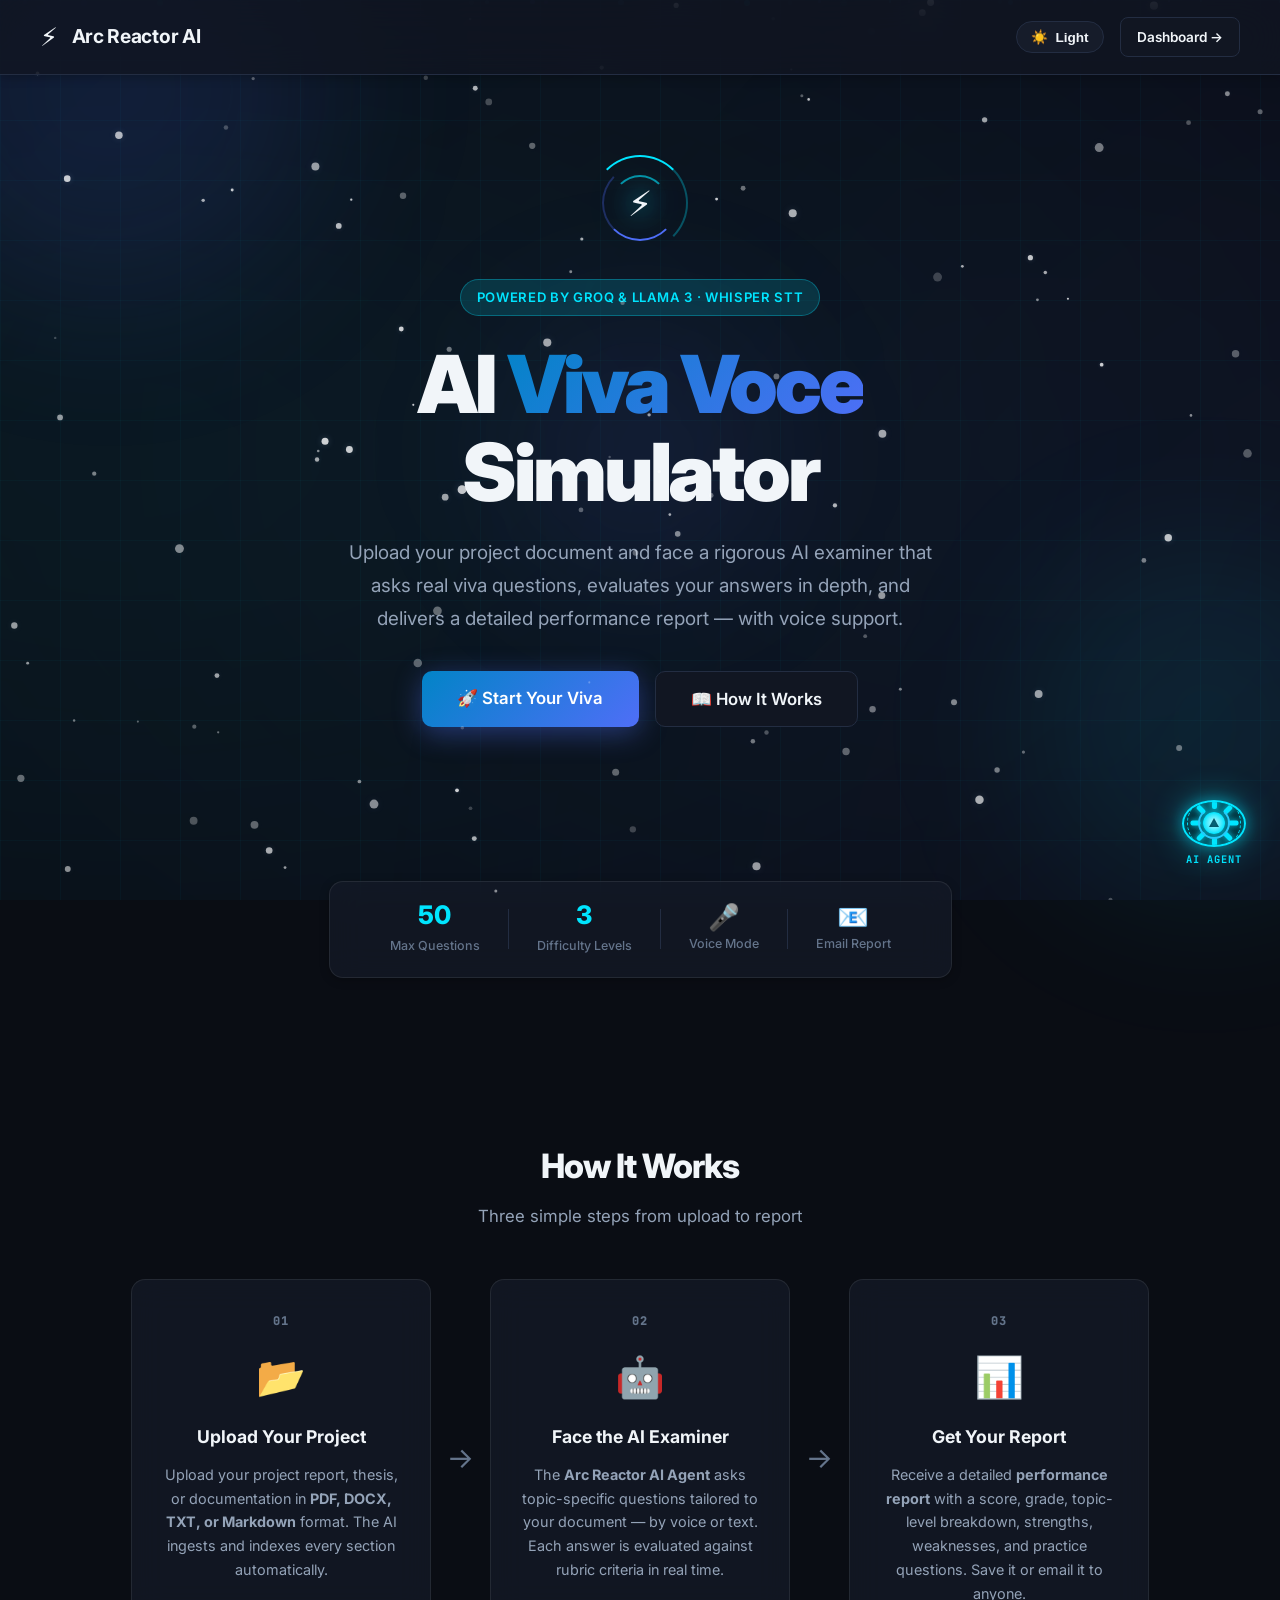
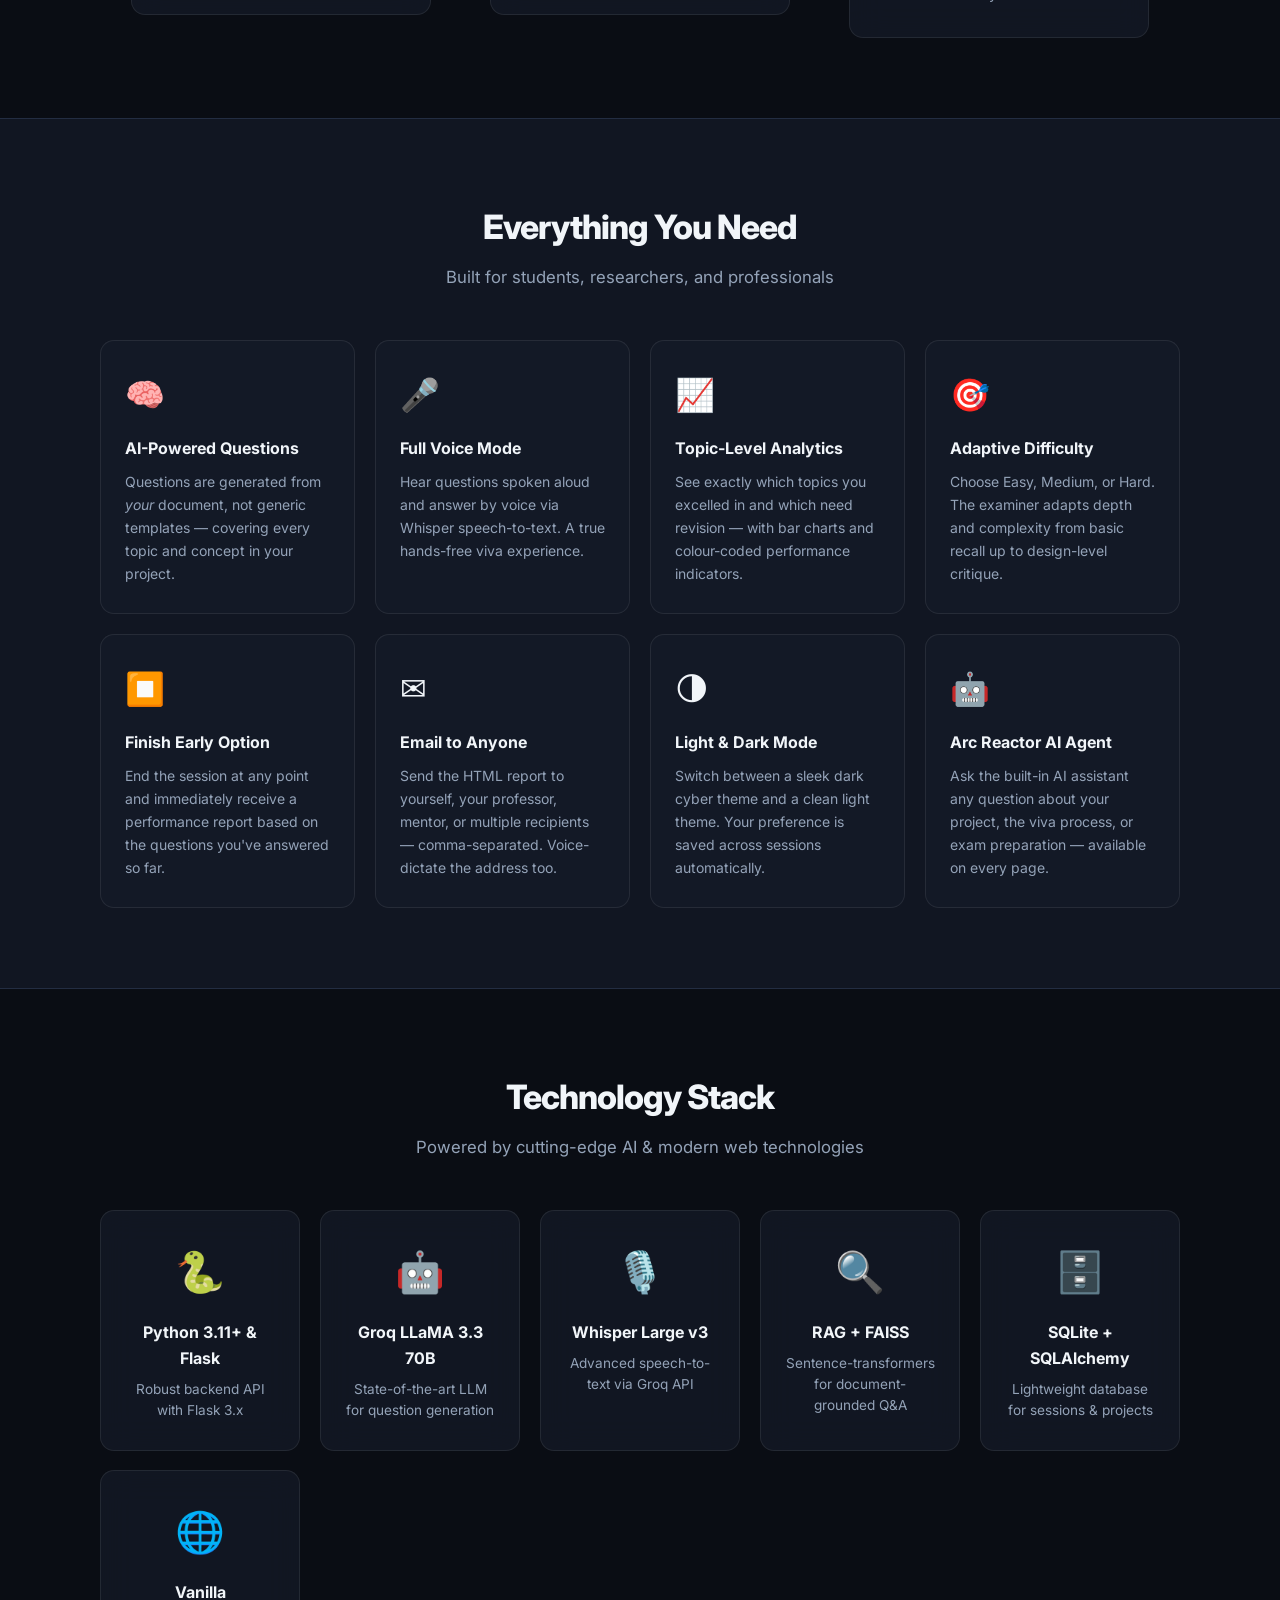
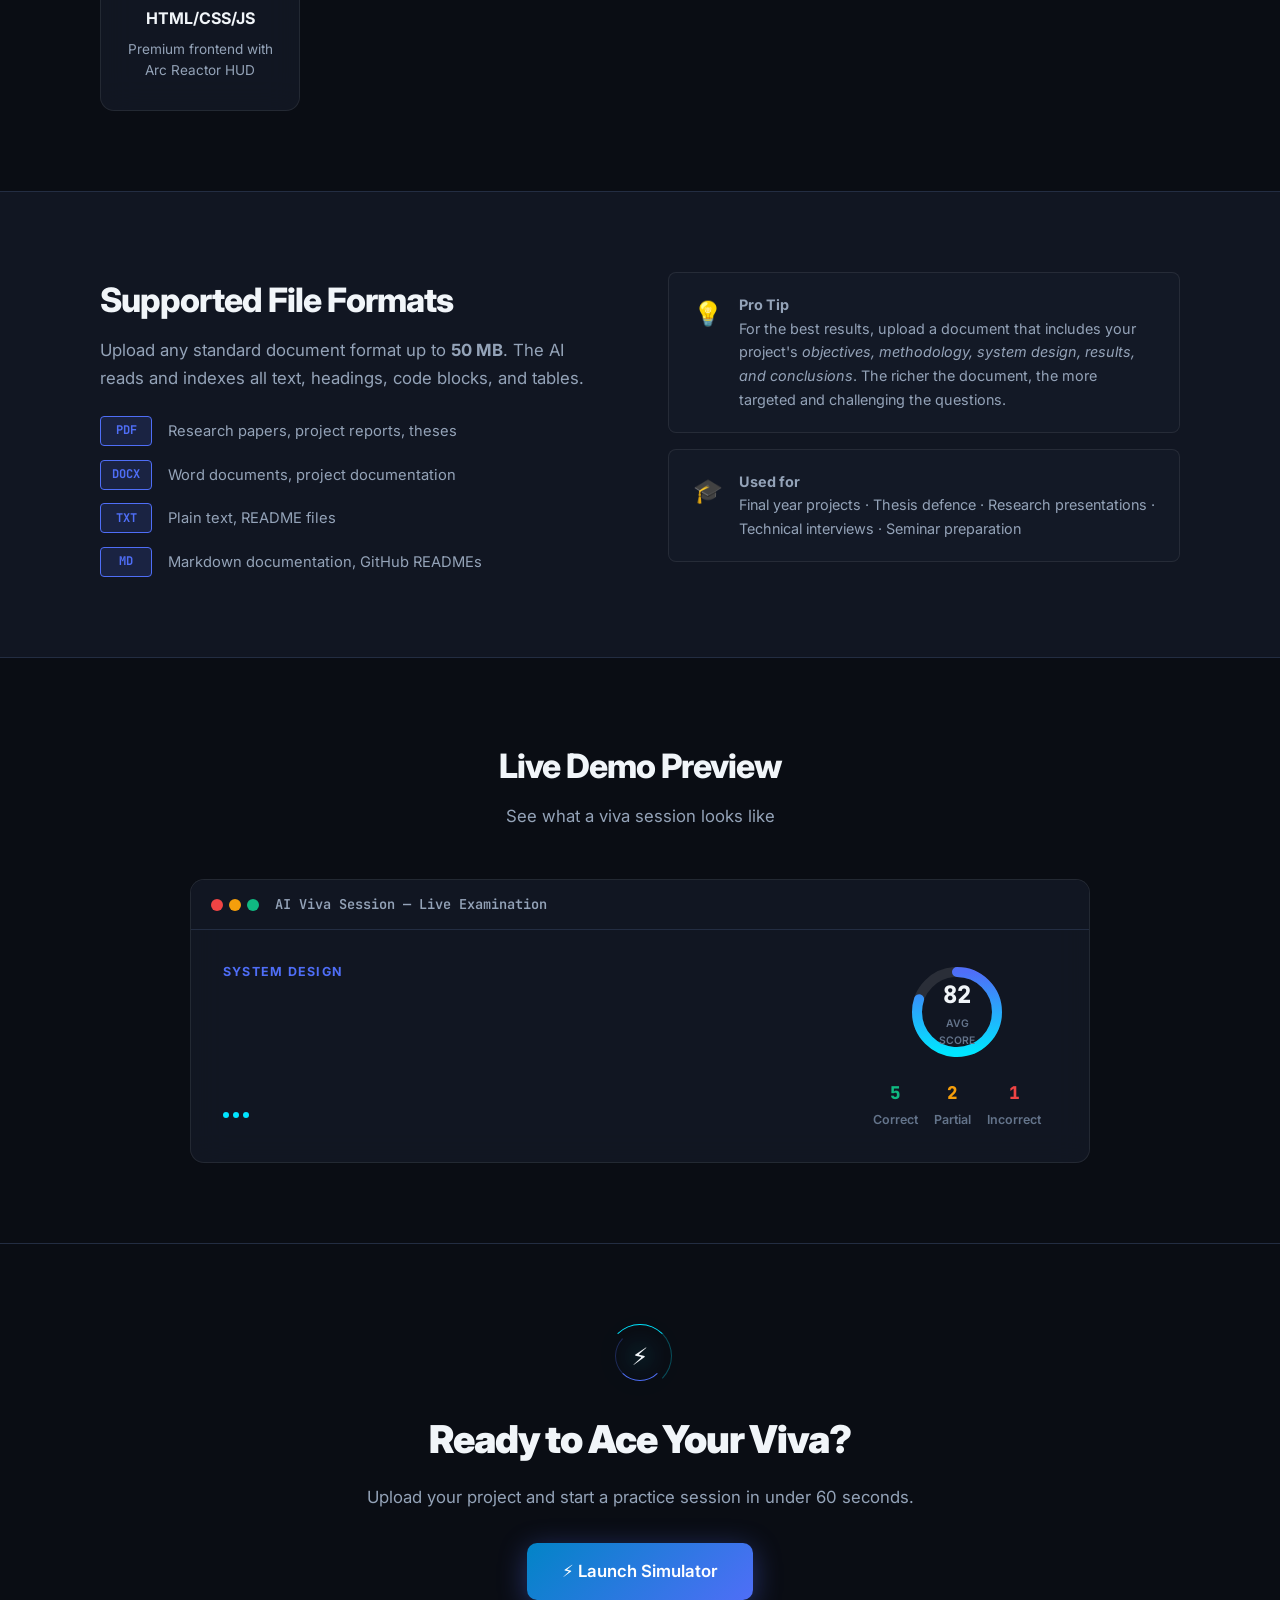
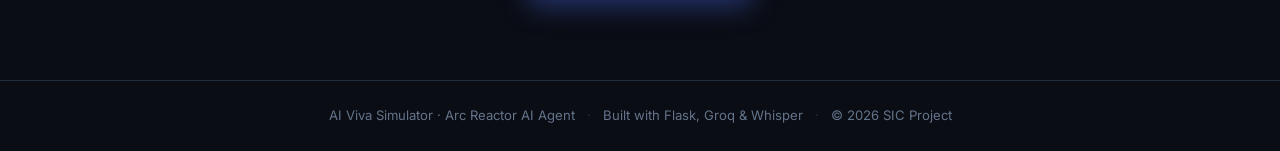
<file: legacy_backup/index.html>
<!DOCTYPE html>
<html lang="en" data-theme="dark">
<head>
  <meta charset="UTF-8" />
  <meta name="viewport" content="width=device-width, initial-scale=1.0" />
  <title>AI Viva Simulator – Arc Reactor Powered</title>
  <meta name="description" content="AI-powered Viva Voce Examination Simulator with Arc Reactor AI Agent, voice support, adaptive difficulty, and detailed performance reports." />
  <link rel="preconnect" href="https://fonts.googleapis.com" />
  <link href="https://fonts.googleapis.com/css2?family=Inter:wght@300;400;500;600;700;800;900&family=JetBrains+Mono:wght@400;600;700&display=swap" rel="stylesheet" />
  <link rel="stylesheet" href="css/main.css" />
  <script src="js/theme.js"></script>
</head>
<body class="welcome-body">

  <!-- ══════════ SNOWFALL CANVAS ══════════ -->
  <canvas id="snowCanvas" aria-hidden="true"></canvas>

  <!-- ══════════ AURORA BACKGROUND ══════════ -->
  <div class="aurora-bg" aria-hidden="true">
    <div class="aurora-wave aurora-1"></div>
    <div class="aurora-wave aurora-2"></div>
    <div class="aurora-wave aurora-3"></div>
  </div>

  <!-- Animated background particles -->
  <div class="welcome-bg-grid" aria-hidden="true"></div>
  <div class="welcome-glow-orb orb-1" aria-hidden="true"></div>
  <div class="welcome-glow-orb orb-2" aria-hidden="true"></div>
  <div class="welcome-glow-orb orb-3" aria-hidden="true"></div>

  <!-- Floating particles -->
  <div class="floating-particles" id="floatingParticles" aria-hidden="true"></div>

  <!-- Navbar -->
  <nav class="navbar">
    <div class="nav-brand">
      <span class="nav-icon">⚡</span>
      <span class="nav-title">Arc Reactor AI</span>
    </div>
    <div class="nav-links">
      <button id="themeToggleBtn" class="theme-toggle-btn" title="Toggle Light / Dark mode">
        <span class="theme-icon">☀️</span>
        <span class="theme-label">Light</span>
      </button>
      <a href="dashboard.html" class="btn btn-secondary btn-sm">Dashboard →</a>
    </div>
  </nav>

  <!-- ═══════════════════════ HERO ═══════════════════════ -->
  <section class="wlc-hero">
    <div class="wlc-hero-inner">

      <!-- Arc Reactor Icon -->
      <div class="arc-reactor-badge" id="arcReactorBadge" title="Arc Reactor AI Agent">
        <div class="arc-ring arc-ring-1"></div>
        <div class="arc-ring arc-ring-2"></div>
        <div class="arc-ring arc-ring-3"></div>
        <div class="arc-core">⚡</div>
      </div>

      <div class="wlc-tag">Powered by Groq &amp; LLaMA 3 · Whisper STT</div>

      <h1 class="wlc-title">
        AI <span class="gradient-text">Viva Voce</span><br/>Simulator
      </h1>

      <p class="wlc-subtitle">
        Upload your project document and face a rigorous AI examiner that asks
        real viva questions, evaluates your answers in depth, and delivers a
        detailed performance report — with voice support.
      </p>

      <div class="wlc-cta-row">
        <a href="dashboard.html" class="btn btn-primary wlc-cta-btn pulse-glow">
          🚀 Start Your Viva
        </a>
        <button class="btn btn-secondary wlc-cta-btn" id="howItWorksBtn">
          📖 How It Works
        </button>
      </div>

      <!-- Scroll indicator -->
      <div class="scroll-indicator" id="scrollIndicator">
        <div class="scroll-mouse">
          <div class="scroll-wheel"></div>
        </div>
        <span>Scroll Down</span>
      </div>

      <!-- Quick Stats Strip -->
      <div class="wlc-stats-strip glass-card">
        <div class="wlc-stat">
          <span class="wlc-stat-num counter" data-target="50">0</span>
          <span class="wlc-stat-label">Max Questions</span>
        </div>
        <div class="wlc-stat-div"></div>
        <div class="wlc-stat">
          <span class="wlc-stat-num counter" data-target="3">0</span>
          <span class="wlc-stat-label">Difficulty Levels</span>
        </div>
        <div class="wlc-stat-div"></div>
        <div class="wlc-stat">
          <span class="wlc-stat-num">🎤</span>
          <span class="wlc-stat-label">Voice Mode</span>
        </div>
        <div class="wlc-stat-div"></div>
        <div class="wlc-stat">
          <span class="wlc-stat-num">📧</span>
          <span class="wlc-stat-label">Email Report</span>
        </div>
      </div>
    </div>
  </section>

  <!-- ═══════════════════ HOW IT WORKS ═══════════════════ -->
  <section class="wlc-section" id="howItWorksSection">
    <div class="wlc-section-inner">
      <h2 class="wlc-section-title reveal-on-scroll">How It Works</h2>
      <p class="wlc-section-sub reveal-on-scroll">Three simple steps from upload to report</p>

      <div class="wlc-steps">
        <!-- Step 1 -->
        <div class="wlc-step-card reveal-on-scroll glass-card">
          <div class="wlc-step-num">01</div>
          <div class="wlc-step-icon">📂</div>
          <h3 class="wlc-step-title">Upload Your Project</h3>
          <p class="wlc-step-desc">
            Upload your project report, thesis, or documentation in
            <strong>PDF, DOCX, TXT, or Markdown</strong> format.
            The AI ingests and indexes every section automatically.
          </p>
        </div>

        <div class="wlc-step-connector reveal-on-scroll">→</div>

        <!-- Step 2 -->
        <div class="wlc-step-card reveal-on-scroll glass-card">
          <div class="wlc-step-num">02</div>
          <div class="wlc-step-icon">🤖</div>
          <h3 class="wlc-step-title">Face the AI Examiner</h3>
          <p class="wlc-step-desc">
            The <strong>Arc Reactor AI Agent</strong> asks topic-specific questions
            tailored to your document — by voice or text.
            Each answer is evaluated against rubric criteria in real time.
          </p>
        </div>

        <div class="wlc-step-connector reveal-on-scroll">→</div>

        <!-- Step 3 -->
        <div class="wlc-step-card reveal-on-scroll glass-card">
          <div class="wlc-step-num">03</div>
          <div class="wlc-step-icon">📊</div>
          <h3 class="wlc-step-title">Get Your Report</h3>
          <p class="wlc-step-desc">
            Receive a detailed <strong>performance report</strong> with a score,
            grade, topic-level breakdown, strengths, weaknesses, and practice questions.
            Save it or email it to anyone.
          </p>
        </div>
      </div>
    </div>
  </section>

  <!-- ═══════════════════ FEATURE GRID ═══════════════════ -->
  <section class="wlc-section wlc-section-alt">
    <div class="wlc-section-inner">
      <h2 class="wlc-section-title reveal-on-scroll">Everything You Need</h2>
      <p class="wlc-section-sub reveal-on-scroll">Built for students, researchers, and professionals</p>

      <div class="wlc-features-grid">

        <div class="wlc-feature-card reveal-on-scroll glass-card">
          <div class="wlc-feature-icon">🧠</div>
          <h4 class="wlc-feature-title">AI-Powered Questions</h4>
          <p class="wlc-feature-desc">Questions are generated from <em>your</em> document, not generic templates — covering every topic and concept in your project.</p>
        </div>

        <div class="wlc-feature-card reveal-on-scroll glass-card">
          <div class="wlc-feature-icon">🎤</div>
          <h4 class="wlc-feature-title">Full Voice Mode</h4>
          <p class="wlc-feature-desc">Hear questions spoken aloud and answer by voice via Whisper speech-to-text. A true hands-free viva experience.</p>
        </div>

        <div class="wlc-feature-card reveal-on-scroll glass-card">
          <div class="wlc-feature-icon">📈</div>
          <h4 class="wlc-feature-title">Topic-Level Analytics</h4>
          <p class="wlc-feature-desc">See exactly which topics you excelled in and which need revision — with bar charts and colour-coded performance indicators.</p>
        </div>

        <div class="wlc-feature-card reveal-on-scroll glass-card">
          <div class="wlc-feature-icon">🎯</div>
          <h4 class="wlc-feature-title">Adaptive Difficulty</h4>
          <p class="wlc-feature-desc">Choose Easy, Medium, or Hard. The examiner adapts depth and complexity from basic recall up to design-level critique.</p>
        </div>

        <div class="wlc-feature-card reveal-on-scroll glass-card">
          <div class="wlc-feature-icon">⏹️</div>
          <h4 class="wlc-feature-title">Finish Early Option</h4>
          <p class="wlc-feature-desc">End the session at any point and immediately receive a performance report based on the questions you've answered so far.</p>
        </div>

        <div class="wlc-feature-card reveal-on-scroll glass-card">
          <div class="wlc-feature-icon">✉️</div>
          <h4 class="wlc-feature-title">Email to Anyone</h4>
          <p class="wlc-feature-desc">Send the HTML report to yourself, your professor, mentor, or multiple recipients — comma-separated. Voice-dictate the address too.</p>
        </div>

        <div class="wlc-feature-card reveal-on-scroll glass-card">
          <div class="wlc-feature-icon">🌗</div>
          <h4 class="wlc-feature-title">Light &amp; Dark Mode</h4>
          <p class="wlc-feature-desc">Switch between a sleek dark cyber theme and a clean light theme. Your preference is saved across sessions automatically.</p>
        </div>

        <div class="wlc-feature-card reveal-on-scroll glass-card">
          <div class="wlc-feature-icon">🤖</div>
          <h4 class="wlc-feature-title">Arc Reactor AI Agent</h4>
          <p class="wlc-feature-desc">Ask the built-in AI assistant any question about your project, the viva process, or exam preparation — available on every page.</p>
        </div>

      </div>
    </div>
  </section>

  <!-- ═══════════════════ TECH STACK ═══════════════════ -->
  <section class="wlc-section">
    <div class="wlc-section-inner">
      <h2 class="wlc-section-title reveal-on-scroll">Technology Stack</h2>
      <p class="wlc-section-sub reveal-on-scroll">Powered by cutting-edge AI &amp; modern web technologies</p>

      <div class="tech-stack-grid">
        <div class="tech-card reveal-on-scroll glass-card">
          <div class="tech-card-icon">🐍</div>
          <h4>Python 3.11+ &amp; Flask</h4>
          <p>Robust backend API with Flask 3.x</p>
        </div>
        <div class="tech-card reveal-on-scroll glass-card">
          <div class="tech-card-icon">🤖</div>
          <h4>Groq LLaMA 3.3 70B</h4>
          <p>State-of-the-art LLM for question generation</p>
        </div>
        <div class="tech-card reveal-on-scroll glass-card">
          <div class="tech-card-icon">🎙️</div>
          <h4>Whisper Large v3</h4>
          <p>Advanced speech-to-text via Groq API</p>
        </div>
        <div class="tech-card reveal-on-scroll glass-card">
          <div class="tech-card-icon">🔍</div>
          <h4>RAG + FAISS</h4>
          <p>Sentence-transformers for document-grounded Q&amp;A</p>
        </div>
        <div class="tech-card reveal-on-scroll glass-card">
          <div class="tech-card-icon">🗄️</div>
          <h4>SQLite + SQLAlchemy</h4>
          <p>Lightweight database for sessions &amp; projects</p>
        </div>
        <div class="tech-card reveal-on-scroll glass-card">
          <div class="tech-card-icon">🌐</div>
          <h4>Vanilla HTML/CSS/JS</h4>
          <p>Premium frontend with Arc Reactor HUD</p>
        </div>
      </div>
    </div>
  </section>

  <!-- ═══════════════════ SUPPORTED FORMATS ═══════════════════ -->
  <section class="wlc-section wlc-section-alt">
    <div class="wlc-section-inner wlc-formats-row">
      <div class="wlc-formats-left reveal-on-scroll">
        <h2 class="wlc-section-title" style="text-align:left">Supported File Formats</h2>
        <p class="wlc-section-sub" style="text-align:left;margin-bottom:1.5rem">
          Upload any standard document format up to <strong>50 MB</strong>.
          The AI reads and indexes all text, headings, code blocks, and tables.
        </p>
        <div class="wlc-format-list">
          <div class="wlc-format-item"><span class="wlc-format-badge">PDF</span>Research papers, project reports, theses</div>
          <div class="wlc-format-item"><span class="wlc-format-badge">DOCX</span>Word documents, project documentation</div>
          <div class="wlc-format-item"><span class="wlc-format-badge">TXT</span>Plain text, README files</div>
          <div class="wlc-format-item"><span class="wlc-format-badge">MD</span>Markdown documentation, GitHub READMEs</div>
        </div>
      </div>
      <div class="wlc-formats-right reveal-on-scroll">
        <div class="wlc-tip-box glass-card">
          <div class="wlc-tip-icon">💡</div>
          <div>
            <strong>Pro Tip</strong><br/>
            For the best results, upload a document that includes your project's
            <em>objectives, methodology, system design, results, and conclusions</em>.
            The richer the document, the more targeted and challenging the questions.
          </div>
        </div>
        <div class="wlc-tip-box glass-card" style="margin-top:1rem;">
          <div class="wlc-tip-icon">🎓</div>
          <div>
            <strong>Used for</strong><br/>
            Final year projects · Thesis defence · Research presentations ·
            Technical interviews · Seminar preparation
          </div>
        </div>
      </div>
    </div>
  </section>

  <!-- ═══════════════════ DEMO PREVIEW ═══════════════════════ -->
  <section class="wlc-section">
    <div class="wlc-section-inner">
      <h2 class="wlc-section-title reveal-on-scroll">Live Demo Preview</h2>
      <p class="wlc-section-sub reveal-on-scroll">See what a viva session looks like</p>

      <div class="demo-preview-card glass-card reveal-on-scroll">
        <div class="demo-header">
          <div class="demo-dots">
            <span class="demo-dot red"></span>
            <span class="demo-dot yellow"></span>
            <span class="demo-dot green"></span>
          </div>
          <span class="demo-title">AI Viva Session — Live Examination</span>
        </div>
        <div class="demo-body">
          <div class="demo-question-area">
            <div class="demo-topic">SYSTEM DESIGN</div>
            <div class="demo-question" id="demoQuestion">Explain the advantages of using a microservices architecture over a monolithic architecture for your project, and discuss the trade-offs you considered.</div>
            <div class="demo-typing-indicator" id="demoTyping">
              <span></span><span></span><span></span>
            </div>
          </div>
          <div class="demo-answer-area">
            <div class="demo-score-ring">
              <svg viewBox="0 0 80 80">
                <circle cx="40" cy="40" r="32" fill="none" stroke="rgba(255,255,255,0.1)" stroke-width="8" />
                <circle cx="40" cy="40" r="32" fill="none" stroke="url(#demoGrad)" stroke-width="8" stroke-linecap="round" stroke-dasharray="201" stroke-dashoffset="40" style="transform:rotate(-90deg);transform-origin:center;" />
                <defs><linearGradient id="demoGrad"><stop offset="0%" stop-color="#00e5ff"/><stop offset="100%" stop-color="#4f6ef7"/></linearGradient></defs>
              </svg>
              <div class="demo-score-label">
                <span class="demo-score-num">82</span>
                <span class="demo-score-sub">avg score</span>
              </div>
            </div>
            <div class="demo-stats">
              <div class="demo-stat"><span class="demo-stat-val correct-color">5</span><span>Correct</span></div>
              <div class="demo-stat"><span class="demo-stat-val partial-color">2</span><span>Partial</span></div>
              <div class="demo-stat"><span class="demo-stat-val incorrect-color">1</span><span>Incorrect</span></div>
            </div>
          </div>
        </div>
      </div>
    </div>
  </section>

  <!-- ═══════════════════ FINAL CTA ═══════════════════════ -->
  <section class="wlc-cta-section">
    <div class="wlc-cta-inner reveal-on-scroll">
      <div class="arc-reactor-badge arc-reactor-sm" aria-hidden="true">
        <div class="arc-ring arc-ring-1"></div>
        <div class="arc-ring arc-ring-2"></div>
        <div class="arc-core">⚡</div>
      </div>
      <h2 class="wlc-cta-title">Ready to Ace Your Viva?</h2>
      <p class="wlc-cta-sub">Upload your project and start a practice session in under 60 seconds.</p>
      <a href="dashboard.html" class="btn btn-primary wlc-cta-btn pulse-glow">
        ⚡ Launch Simulator
      </a>
    </div>
  </section>

  <!-- Footer -->
  <footer class="wlc-footer">
    <span>AI Viva Simulator · Arc Reactor AI Agent</span>
    <span class="wlc-footer-sep">·</span>
    <span>Built with Flask, Groq &amp; Whisper</span>
    <span class="wlc-footer-sep">·</span>
    <span>&copy; 2026 SIC Project</span>
  </footer>

  <!-- Toast -->
  <div class="toast-container" id="toastContainer"></div>

  <!-- Snowfall + Effects Script -->
  <script src="js/snow.js"></script>
  <script src="js/effects.js"></script>
  <script src="js/arc_reactor.js"></script>

  <script>
    // Smooth scroll to "How It Works" section
    document.getElementById("howItWorksBtn").addEventListener("click", () => {
      document.getElementById("howItWorksSection").scrollIntoView({ behavior: "smooth" });
    });

    // Arc Reactor subtle pulse click
    document.getElementById("arcReactorBadge").addEventListener("click", () => {
      const badge = document.getElementById("arcReactorBadge");
      badge.classList.add("arc-pulse-burst");
      setTimeout(() => badge.classList.remove("arc-pulse-burst"), 700);
    });
  </script>
</body>
</html>
</file>
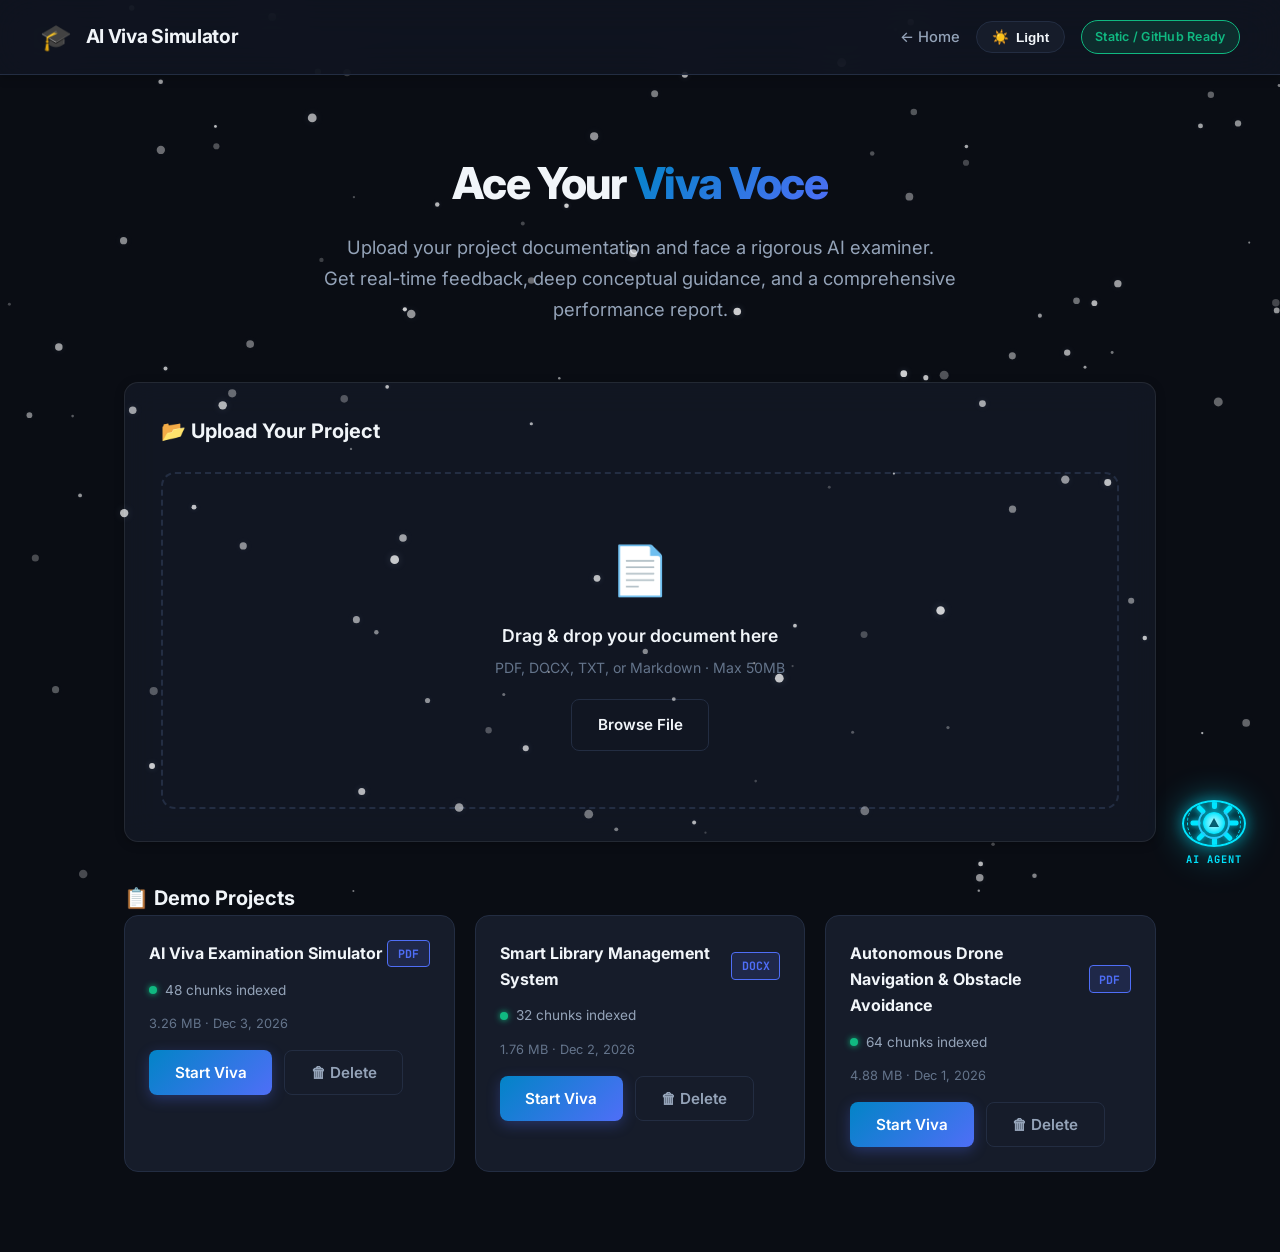
<file: legacy_backup/dashboard.html>
<!DOCTYPE html>
<html lang="en" data-theme="dark">
<head>
  <meta charset="UTF-8" />
  <meta name="viewport" content="width=device-width, initial-scale=1.0" />
  <title>Dashboard – AI Viva Simulator</title>
  <meta name="description" content="Upload your project and start a viva session with AI Viva Simulator." />
  <link rel="preconnect" href="https://fonts.googleapis.com" />
  <link href="https://fonts.googleapis.com/css2?family=Inter:wght@300;400;500;600;700;800&family=JetBrains+Mono:wght@400;600;700&display=swap" rel="stylesheet" />
  <link rel="stylesheet" href="css/main.css" />
  <script src="js/theme.js"></script>
</head>
<body>
  <!-- Snow Canvas -->
  <canvas id="snowCanvas" aria-hidden="true"></canvas>

  <!-- Navbar -->
  <nav class="navbar">
    <div class="nav-brand">
      <a href="index.html" style="display:flex;align-items:center;gap:0.85rem;text-decoration:none;">
        <span class="nav-icon">🎓</span>
        <span class="nav-title">AI Viva Simulator</span>
      </a>
    </div>
    <div class="nav-links">
      <a href="index.html" class="nav-back">← Home</a>
      <button id="themeToggleBtn" class="theme-toggle-btn" title="Toggle Light / Dark mode">
        <span class="theme-icon">☀️</span>
        <span class="theme-label">Theme</span>
      </button>
      <span id="apiStatusBadge" class="badge badge-ok">Demo Mode</span>
    </div>
  </nav>

  <!-- Hero Section -->
  <main class="main-container">
    <section class="hero">
      <h1 class="hero-title">
        Ace Your <span class="gradient-text">Viva Voce</span>
      </h1>
      <p class="hero-subtitle">
        Upload your project documentation and face a rigorous AI examiner.<br/>
        Get real-time feedback, deep conceptual guidance, and a comprehensive performance report.
      </p>
    </section>

    <!-- Upload Panel -->
    <section class="upload-section card glass-card" id="uploadSection">
      <h2 class="section-title">📂 Upload Your Project</h2>

      <div class="upload-area" id="dropZone">
        <div class="upload-icon">📄</div>
        <p class="upload-hint">Drag & drop your document here</p>
        <p class="upload-subhint">PDF, DOCX, TXT, or Markdown · Max 50MB</p>
        <label class="btn btn-secondary upload-btn-label">
          Browse File
          <input type="file" id="fileInput" accept=".pdf,.docx,.txt,.md" hidden />
        </label>
      </div>

      <div class="upload-form" id="uploadForm" style="display:none">
        <div class="file-preview" id="filePreview">
          <span class="file-icon">📄</span>
          <div class="file-info">
            <span class="file-name" id="fileName"></span>
            <span class="file-size" id="fileSize"></span>
          </div>
          <button class="btn-icon" id="clearFileBtn" title="Remove file">✕</button>
        </div>

        <div class="form-group">
          <label for="projectTitle">Project Title</label>
          <input type="text" id="projectTitle" class="form-input" placeholder="e.g. Smart Library Management System" maxlength="200" />
        </div>

        <div class="config-grid">
          <div class="form-group">
            <label for="difficultySelect">Difficulty</label>
            <select id="difficultySelect" class="form-input">
              <option value="easy">Easy – Recall &amp; Basics</option>
              <option value="medium" selected>Medium – Apply &amp; Analyse</option>
              <option value="hard">Hard – Design &amp; Evaluate</option>
            </select>
          </div>
          <div class="form-group">
            <label for="questionCount">Number of Questions (up to 50)</label>
            <select id="questionCount" class="form-input">
              <option value="5">5 Questions – Rapid Quiz</option>
              <option value="10" selected>10 Questions – Standard Viva</option>
              <option value="15">15 Questions – In-depth Examination</option>
              <option value="20">20 Questions – Rigorous Viva</option>
              <option value="25">25 Questions – Full Defense</option>
              <option value="30">30 Questions – Exhaustive Examination</option>
            </select>
          </div>
          <div class="form-group">
            <label>Mode</label>
            <div class="toggle-group">
              <button class="toggle-btn active" id="textModeBtn" data-mode="text">
                💬 Text
              </button>
              <button class="toggle-btn" id="voiceModeBtn" data-mode="voice">
                🎤 Voice
              </button>
            </div>
          </div>
        </div>

        <button class="btn btn-primary btn-full pulse-glow" id="uploadBtn">
          <span class="btn-text">Process &amp; Start Viva</span>
          <span class="btn-spinner" style="display:none">⏳</span>
        </button>
      </div>

      <!-- Processing Status -->
      <div class="processing-status" id="processingStatus" style="display:none">
        <div class="status-header">
          <span class="status-icon" id="statusIcon">⚙️</span>
          <div>
            <div class="status-title" id="statusTitle">Processing…</div>
            <div class="status-msg" id="statusMsg"></div>
          </div>
        </div>
        <div class="progress-bar-wrap">
          <div class="progress-bar-fill" id="progressFill"></div>
        </div>
        <div class="tech-tags" id="techTags"></div>
      </div>
    </section>

    <!-- Demo Projects List -->
    <section class="projects-section" id="projectsSection">
      <h2 class="section-title">📋 Demo Projects</h2>
      <div class="projects-grid" id="projectsGrid">
        <!-- Demo projects injected by JS -->
      </div>
    </section>
  </main>

  <!-- Toast notifications -->
  <div class="toast-container" id="toastContainer"></div>

  <script src="js/snow.js"></script>
  <script src="js/dashboard.js"></script>
  <script src="js/arc_reactor.js"></script>
</body>
</html>
</file>
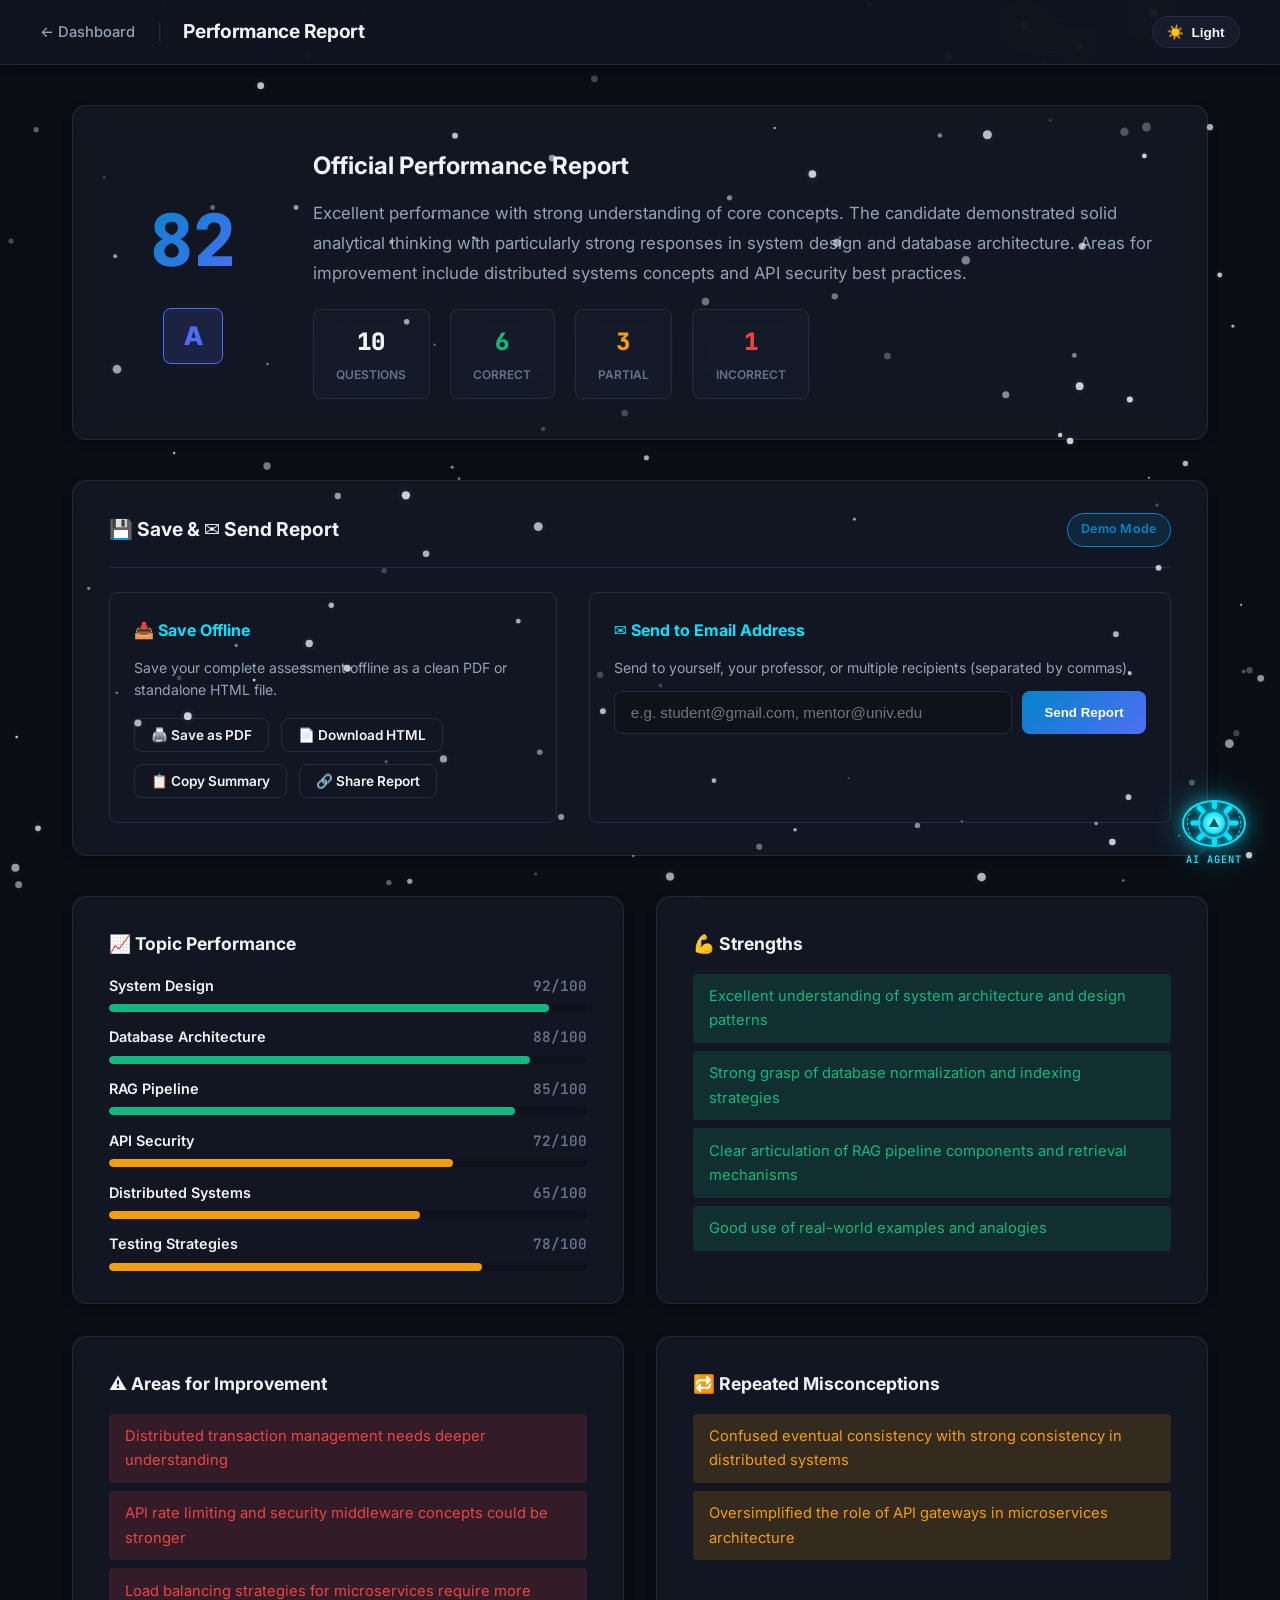
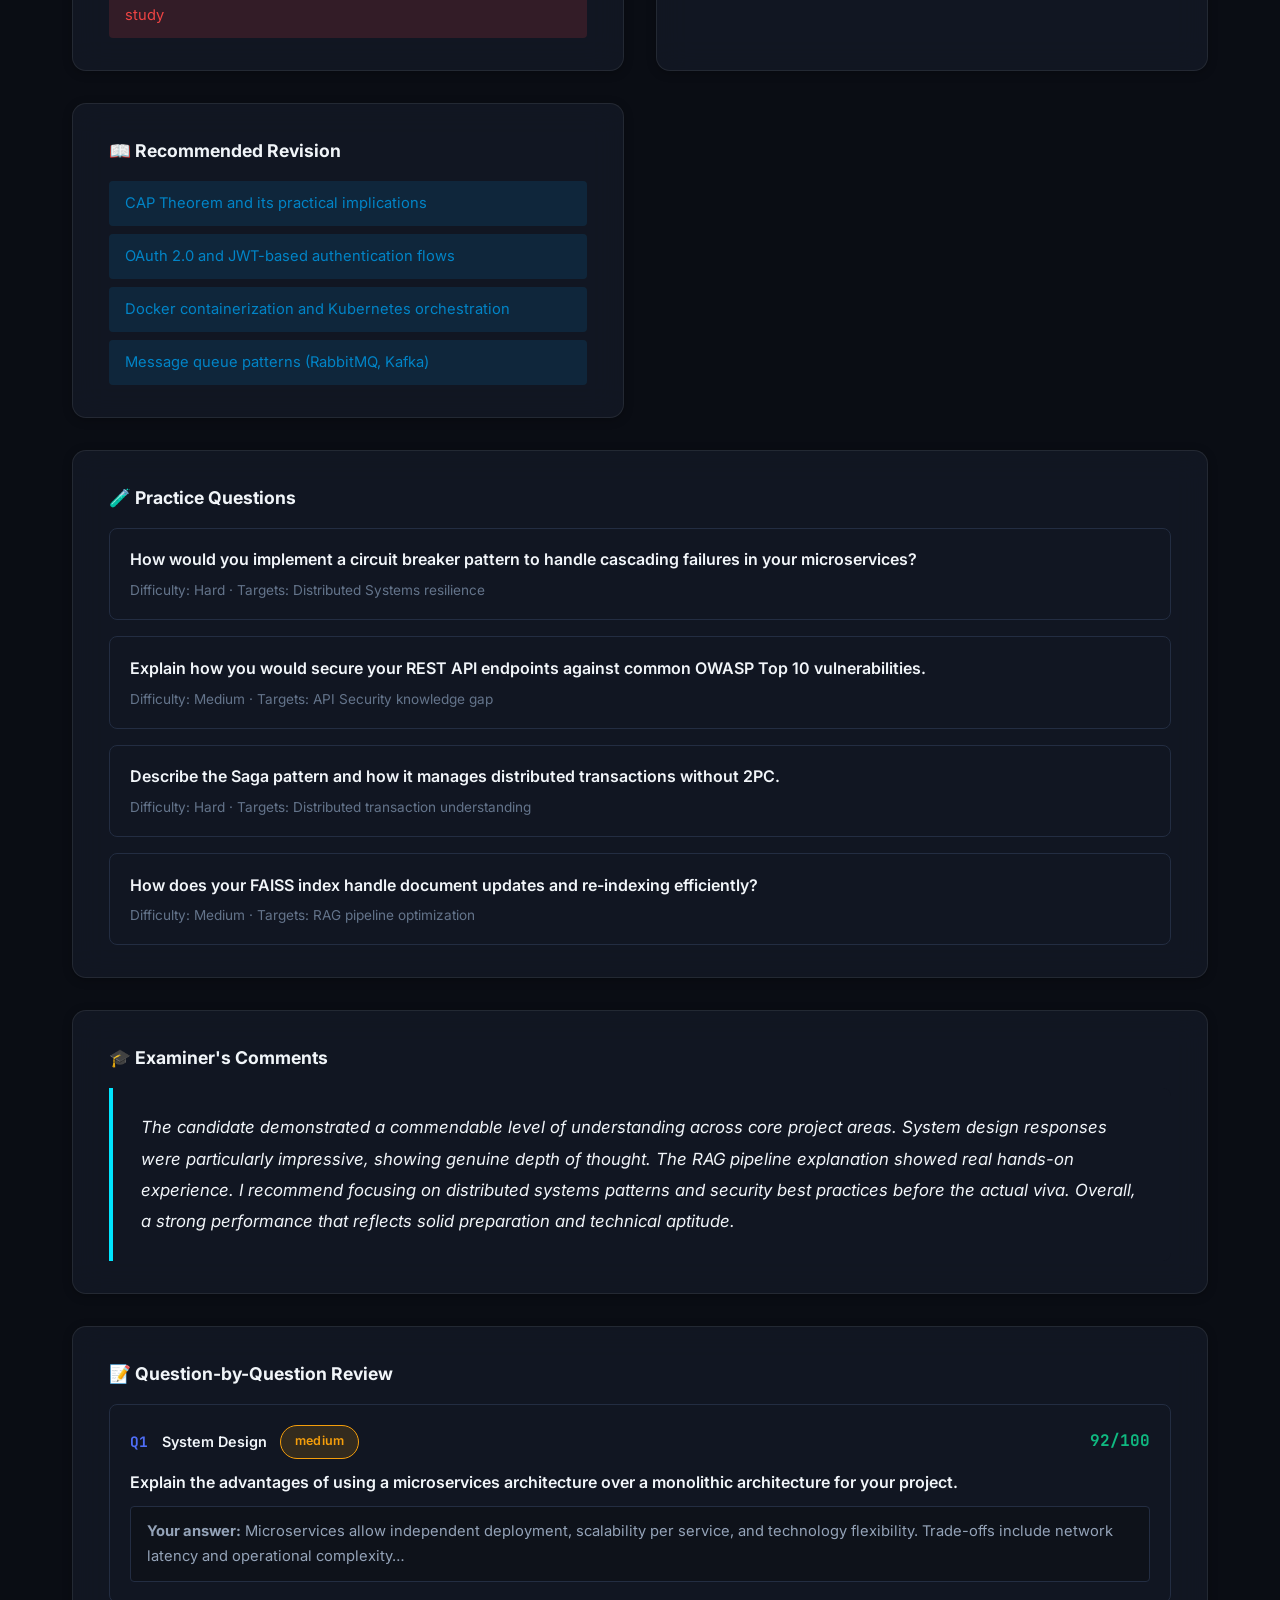
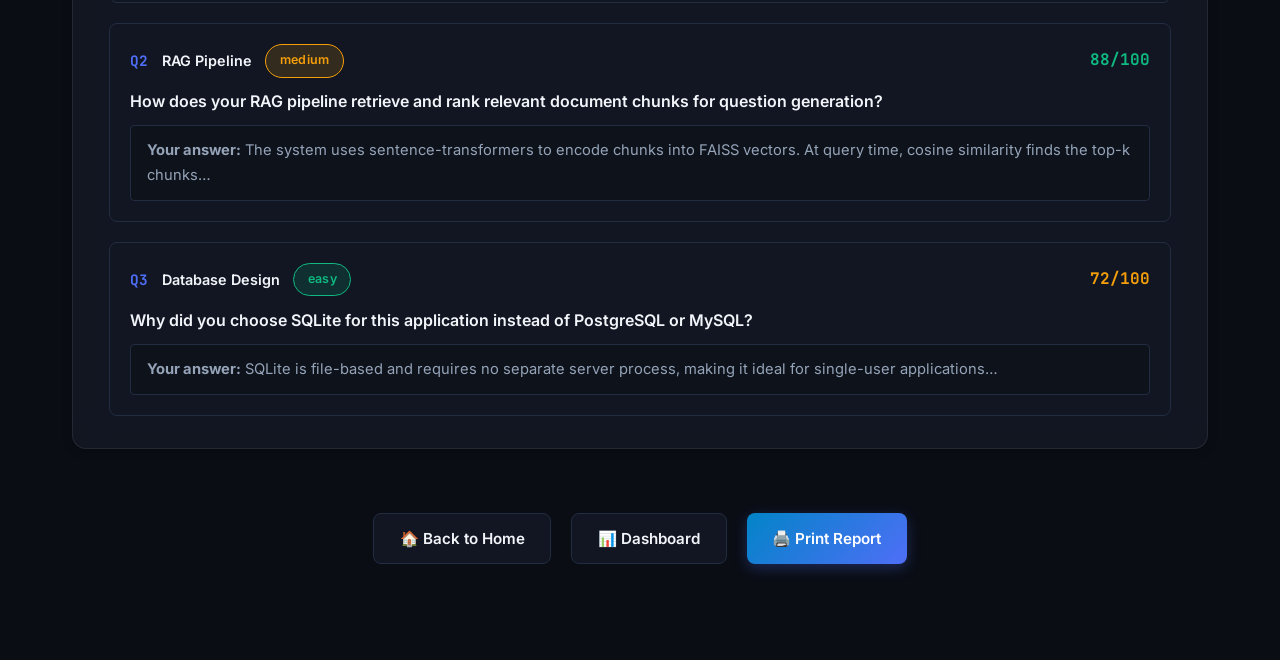
<file: legacy_backup/report.html>
<!DOCTYPE html>
<html lang="en" data-theme="dark">
<head>
  <meta charset="UTF-8" />
  <meta name="viewport" content="width=device-width, initial-scale=1.0" />
  <title>Performance Report – AI Viva Simulator</title>
  <meta name="description" content="View your AI Viva Simulator performance report with detailed analytics." />
  <link rel="preconnect" href="https://fonts.googleapis.com" />
  <link href="https://fonts.googleapis.com/css2?family=Inter:wght@300;400;500;600;700;800&family=JetBrains+Mono:wght@400;600;700&display=swap" rel="stylesheet" />
  <link rel="stylesheet" href="css/main.css" />
  <script src="js/theme.js"></script>
</head>
<body>
  <canvas id="snowCanvas" aria-hidden="true"></canvas>

  <nav class="navbar">
    <div class="nav-brand">
      <a href="dashboard.html" class="nav-back">← Dashboard</a>
      <span class="nav-sep">|</span>
      <span class="nav-title">Performance Report</span>
    </div>
    <div class="nav-links">
      <button id="themeToggleBtn" class="theme-toggle-btn" title="Toggle Light / Dark mode">
        <span class="theme-icon">☀️</span>
        <span class="theme-label">Theme</span>
      </button>
    </div>
  </nav>

  <main class="report-container">

    <!-- Score Hero -->
    <section class="report-hero card glass-card">
      <div class="report-score-block">
        <div class="big-score" id="bigScore">82</div>
        <div class="grade-badge" id="gradeBadge">A</div>
      </div>
      <div class="report-meta">
        <h2 id="reportTitle">Official Performance Report</h2>
        <p id="execSummary" class="exec-summary">Excellent performance with strong understanding of core concepts. The candidate demonstrated solid analytical thinking with particularly strong responses in system design and database architecture. Areas for improvement include distributed systems concepts and API security best practices.</p>
        <div class="report-stats-row">
          <div class="stat-pill glass-card">
            <span class="stat-pill-num" id="reportQuestions">10</span>
            <span class="stat-pill-label">Questions</span>
          </div>
          <div class="stat-pill glass-card">
            <span class="stat-pill-num" id="reportCorrect" style="color:var(--success)">6</span>
            <span class="stat-pill-label">Correct</span>
          </div>
          <div class="stat-pill glass-card">
            <span class="stat-pill-num" id="reportPartial" style="color:var(--warn)">3</span>
            <span class="stat-pill-label">Partial</span>
          </div>
          <div class="stat-pill glass-card">
            <span class="stat-pill-num" id="reportIncorrect" style="color:var(--error)">1</span>
            <span class="stat-pill-label">Incorrect</span>
          </div>
        </div>
      </div>
    </section>

    <!-- Save Report & Send to Email Card -->
    <section class="report-save-email-card glass-card" id="saveEmailCard">
      <div class="save-email-header">
        <div class="save-email-title">
          <span>💾 Save &amp; ✉️ Send Report</span>
        </div>
        <span class="badge badge-info">Demo Mode</span>
      </div>

      <div class="save-email-grid">
        <!-- Save Options -->
        <div class="save-action-box">
          <div class="save-box-title">
            <span>📥 Save Offline</span>
          </div>
          <p style="font-size:0.88rem;color:var(--text-secondary);line-height:1.6;">
            Save your complete assessment offline as a clean PDF or standalone HTML file.
          </p>
          <div class="save-btns-row">
            <button class="btn btn-secondary btn-sm" id="printReportBtn">🖨️ Save as PDF</button>
            <button class="btn btn-secondary btn-sm" id="downloadHtmlBtn">📄 Download HTML</button>
            <button class="btn btn-secondary btn-sm" id="copySummaryBtn">📋 Copy Summary</button>
            <button class="btn btn-secondary btn-sm" id="shareReportBtn">🔗 Share Report</button>
          </div>
        </div>

        <!-- Email Options -->
        <div class="email-action-box">
          <div class="save-box-title">
            <span>✉️ Send to Email Address</span>
          </div>
          <p style="font-size:0.88rem;color:var(--text-secondary);line-height:1.6;">
            Send to yourself, your professor, or multiple recipients (separated by commas).
          </p>
          <div class="email-input-group">
            <input
              type="text"
              id="reportEmailInput"
              class="email-input"
              placeholder="e.g. student@gmail.com, mentor@univ.edu"
              autocomplete="email"
            />
            <button class="send-email-btn" id="sendEmailBtn">
              <span id="sendEmailBtnText">Send Report</span>
            </button>
          </div>
          <div class="email-status-banner success" id="emailStatusBanner" style="display:none;margin-top:0.75rem;"></div>
          <div id="emailMailtoArea" style="margin-top:0.5rem;display:none;">
            <a href="#" id="emailMailtoLink" class="btn btn-secondary btn-sm" target="_blank">📬 Open in Default Email Client</a>
          </div>
        </div>
      </div>
    </section>

    <!-- Main Results Grid -->
    <div class="report-grid">

      <!-- Topic Performance -->
      <div class="card report-card glass-card">
        <h3 class="card-title">📈 Topic Performance</h3>
        <div id="topicPerformance" class="topic-list">
          <div class="topic-row">
            <div class="topic-label">
              <span class="topic-name">System Design</span>
              <span class="topic-score">92/100</span>
            </div>
            <div class="topic-bar"><div class="topic-bar-fill strong" style="width:92%"></div></div>
          </div>
          <div class="topic-row">
            <div class="topic-label">
              <span class="topic-name">Database Architecture</span>
              <span class="topic-score">88/100</span>
            </div>
            <div class="topic-bar"><div class="topic-bar-fill strong" style="width:88%"></div></div>
          </div>
          <div class="topic-row">
            <div class="topic-label">
              <span class="topic-name">RAG Pipeline</span>
              <span class="topic-score">85/100</span>
            </div>
            <div class="topic-bar"><div class="topic-bar-fill strong" style="width:85%"></div></div>
          </div>
          <div class="topic-row">
            <div class="topic-label">
              <span class="topic-name">API Security</span>
              <span class="topic-score">72/100</span>
            </div>
            <div class="topic-bar"><div class="topic-bar-fill adequate" style="width:72%"></div></div>
          </div>
          <div class="topic-row">
            <div class="topic-label">
              <span class="topic-name">Distributed Systems</span>
              <span class="topic-score">65/100</span>
            </div>
            <div class="topic-bar"><div class="topic-bar-fill adequate" style="width:65%"></div></div>
          </div>
          <div class="topic-row">
            <div class="topic-label">
              <span class="topic-name">Testing Strategies</span>
              <span class="topic-score">78/100</span>
            </div>
            <div class="topic-bar"><div class="topic-bar-fill adequate" style="width:78%"></div></div>
          </div>
        </div>
      </div>

      <!-- Strong Areas -->
      <div class="card report-card glass-card">
        <h3 class="card-title">💪 Strengths</h3>
        <ul id="strongAreas" class="report-list success-list">
          <li>Excellent understanding of system architecture and design patterns</li>
          <li>Strong grasp of database normalization and indexing strategies</li>
          <li>Clear articulation of RAG pipeline components and retrieval mechanisms</li>
          <li>Good use of real-world examples and analogies</li>
        </ul>
      </div>

      <!-- Weak Areas -->
      <div class="card report-card glass-card">
        <h3 class="card-title">⚠️ Areas for Improvement</h3>
        <ul id="weakAreas" class="report-list error-list">
          <li>Distributed transaction management needs deeper understanding</li>
          <li>API rate limiting and security middleware concepts could be stronger</li>
          <li>Load balancing strategies for microservices require more study</li>
        </ul>
      </div>

      <!-- Misconceptions -->
      <div class="card report-card glass-card">
        <h3 class="card-title">🔁 Repeated Misconceptions</h3>
        <ul id="misconceptions" class="report-list warn-list">
          <li>Confused eventual consistency with strong consistency in distributed systems</li>
          <li>Oversimplified the role of API gateways in microservices architecture</li>
        </ul>
      </div>

      <!-- Revision Topics -->
      <div class="card report-card glass-card">
        <h3 class="card-title">📖 Recommended Revision</h3>
        <ul id="revisionTopics" class="report-list info-list">
          <li>CAP Theorem and its practical implications</li>
          <li>OAuth 2.0 and JWT-based authentication flows</li>
          <li>Docker containerization and Kubernetes orchestration</li>
          <li>Message queue patterns (RabbitMQ, Kafka)</li>
        </ul>
      </div>

      <!-- Practice Questions -->
      <div class="card report-card full-width glass-card">
        <h3 class="card-title">🧪 Practice Questions</h3>
        <div id="practiceQuestions" class="practice-questions-list">
          <div class="practice-q">
            <div class="practice-q-text">How would you implement a circuit breaker pattern to handle cascading failures in your microservices?</div>
            <div class="practice-q-meta">Difficulty: Hard · Targets: Distributed Systems resilience</div>
          </div>
          <div class="practice-q">
            <div class="practice-q-text">Explain how you would secure your REST API endpoints against common OWASP Top 10 vulnerabilities.</div>
            <div class="practice-q-meta">Difficulty: Medium · Targets: API Security knowledge gap</div>
          </div>
          <div class="practice-q">
            <div class="practice-q-text">Describe the Saga pattern and how it manages distributed transactions without 2PC.</div>
            <div class="practice-q-meta">Difficulty: Hard · Targets: Distributed transaction understanding</div>
          </div>
          <div class="practice-q">
            <div class="practice-q-text">How does your FAISS index handle document updates and re-indexing efficiently?</div>
            <div class="practice-q-meta">Difficulty: Medium · Targets: RAG pipeline optimization</div>
          </div>
        </div>
      </div>

      <!-- Examiner Comments -->
      <div class="card report-card full-width glass-card">
        <h3 class="card-title">🎓 Examiner's Comments</h3>
        <div class="examiner-comment" id="examinerComment">The candidate demonstrated a commendable level of understanding across core project areas. System design responses were particularly impressive, showing genuine depth of thought. The RAG pipeline explanation showed real hands-on experience. I recommend focusing on distributed systems patterns and security best practices before the actual viva. Overall, a strong performance that reflects solid preparation and technical aptitude.</div>
      </div>

      <!-- Question Review -->
      <div class="card report-card full-width glass-card">
        <h3 class="card-title">📝 Question-by-Question Review</h3>
        <div id="questionReview" class="question-review-list">
          <div class="review-item">
            <div class="review-item-header">
              <span class="review-q-num">Q1</span>
              <span class="review-q-topic">System Design</span>
              <span class="badge badge-medium">medium</span>
              <span class="review-q-score" style="color:var(--success)">92/100</span>
            </div>
            <div class="review-q-text">Explain the advantages of using a microservices architecture over a monolithic architecture for your project.</div>
            <div class="review-a-text"><strong>Your answer:</strong> Microservices allow independent deployment, scalability per service, and technology flexibility. Trade-offs include network latency and operational complexity…</div>
          </div>
          <div class="review-item">
            <div class="review-item-header">
              <span class="review-q-num">Q2</span>
              <span class="review-q-topic">RAG Pipeline</span>
              <span class="badge badge-medium">medium</span>
              <span class="review-q-score" style="color:var(--success)">88/100</span>
            </div>
            <div class="review-q-text">How does your RAG pipeline retrieve and rank relevant document chunks for question generation?</div>
            <div class="review-a-text"><strong>Your answer:</strong> The system uses sentence-transformers to encode chunks into FAISS vectors. At query time, cosine similarity finds the top-k chunks…</div>
          </div>
          <div class="review-item">
            <div class="review-item-header">
              <span class="review-q-num">Q3</span>
              <span class="review-q-topic">Database Design</span>
              <span class="badge badge-easy">easy</span>
              <span class="review-q-score" style="color:var(--warn)">72/100</span>
            </div>
            <div class="review-q-text">Why did you choose SQLite for this application instead of PostgreSQL or MySQL?</div>
            <div class="review-a-text"><strong>Your answer:</strong> SQLite is file-based and requires no separate server process, making it ideal for single-user applications…</div>
          </div>
        </div>
      </div>
    </div>

    <div class="report-actions">
      <a href="index.html" class="btn btn-secondary">🏠 Back to Home</a>
      <a href="dashboard.html" class="btn btn-secondary">📊 Dashboard</a>
      <button class="btn btn-primary" onclick="window.print()">🖨️ Print Report</button>
    </div>
  </main>

  <div class="toast-container" id="toastContainer"></div>

  <script src="js/snow.js"></script>
  <script src="js/report.js"></script>
  <script src="js/arc_reactor.js"></script>
</body>
</html>
</file>
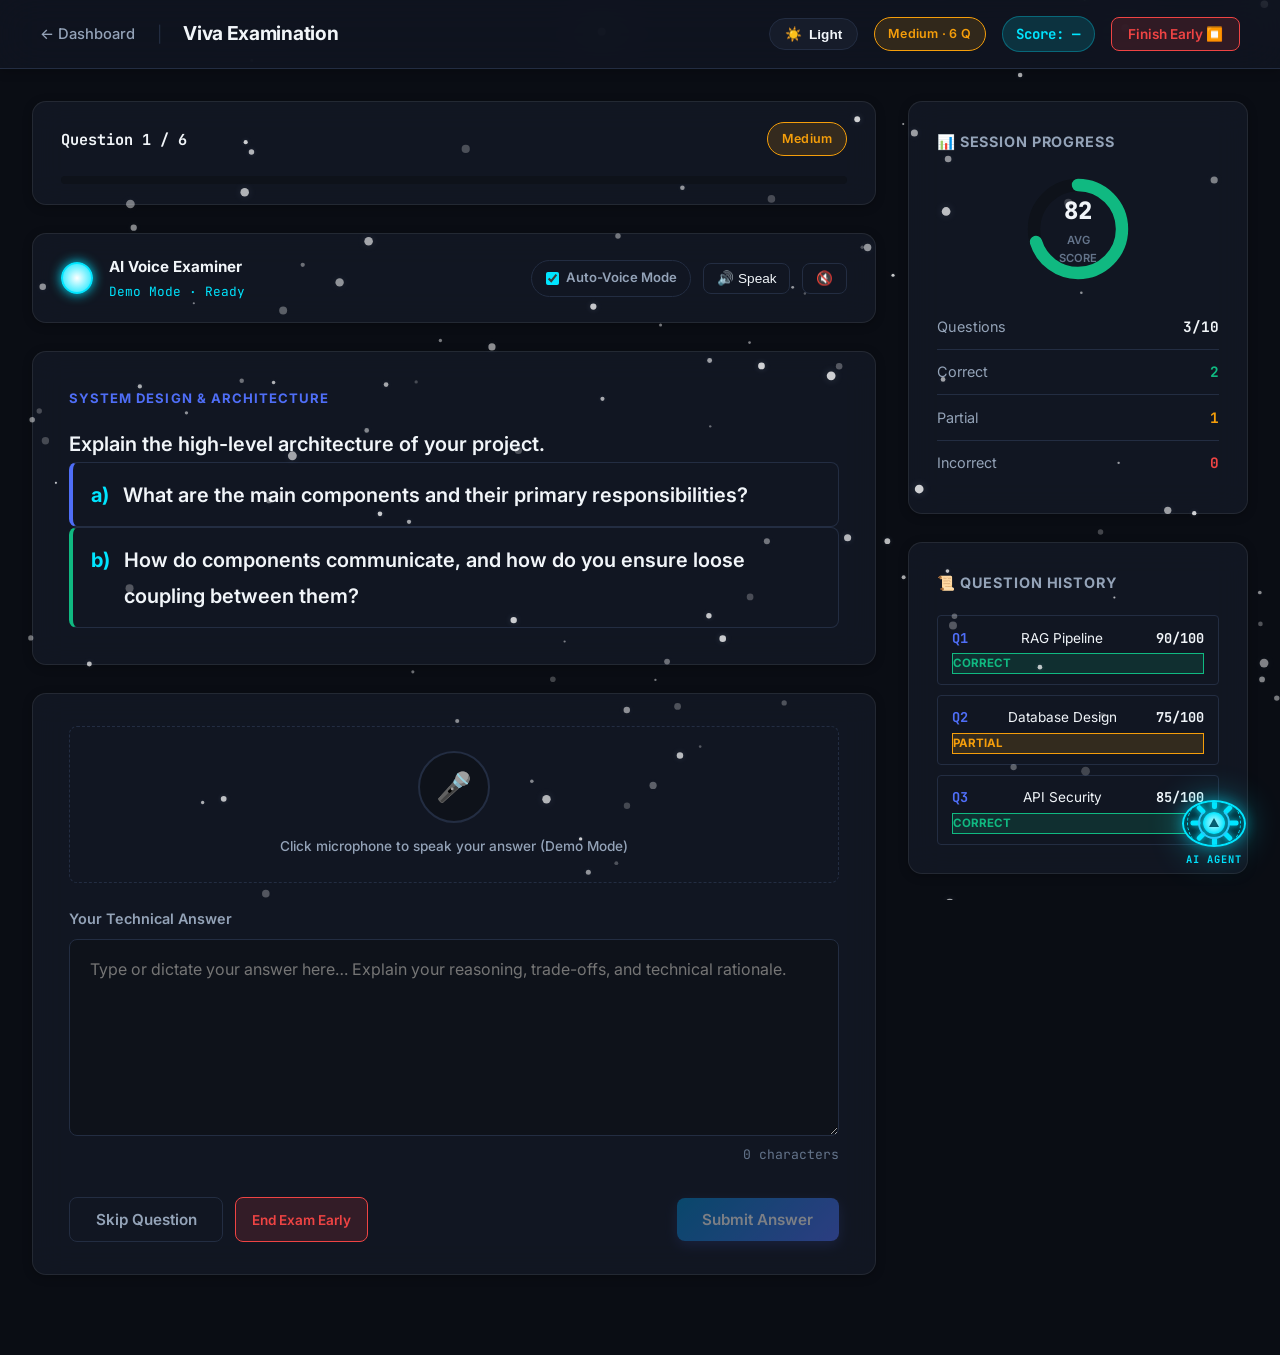
<file: legacy_backup/viva.html>
<!DOCTYPE html>
<html lang="en" data-theme="dark">
<head>
  <meta charset="UTF-8" />
  <meta name="viewport" content="width=device-width, initial-scale=1.0" />
  <title>Viva Examination – AI Viva Simulator</title>
  <meta name="description" content="Take your AI-powered viva voce examination with real-time feedback." />
  <link rel="preconnect" href="https://fonts.googleapis.com" />
  <link href="https://fonts.googleapis.com/css2?family=Inter:wght@300;400;500;600;700;800&family=JetBrains+Mono:wght@400;600;700&display=swap" rel="stylesheet" />
  <link rel="stylesheet" href="css/main.css" />
  <script src="js/theme.js"></script>
</head>
<body>
  <canvas id="snowCanvas" aria-hidden="true"></canvas>

  <nav class="navbar">
    <div class="nav-brand">
      <a href="dashboard.html" class="nav-back">← Dashboard</a>
      <span class="nav-sep">|</span>
      <span class="nav-title">Viva Examination</span>
    </div>
    <div class="nav-links">
      <button id="themeToggleBtn" class="theme-toggle-btn" title="Toggle Light / Dark mode">
        <span class="theme-icon">☀️</span>
        <span class="theme-label">Theme</span>
      </button>
      <span class="badge badge-medium" id="sessionInfo">Medium · 10 Q</span>
      <span class="score-display" id="scoreDisplay">Score: —</span>
      <button class="btn btn-danger btn-sm" id="navEndExamBtn" title="End examination and get performance report">
        <span>Finish Early ⏹️</span>
      </button>
    </div>
  </nav>

  <main class="viva-container">

    <!-- Left: Examination Flow -->
    <div class="question-panel">

      <!-- 1. Progress & Exam Header Card -->
      <section class="exam-progress-card glass-card">
        <div class="progress-meta-row">
          <span id="progressLabel" class="progress-counter-badge">Question 1 / 10</span>
          <div class="exam-quick-actions">
            <span id="difficultyBadge" class="badge badge-medium">Medium</span>
          </div>
        </div>
        <div class="progress-bar-wrap">
          <div class="progress-bar-fill" id="examProgressFill" style="width:0%"></div>
        </div>
      </section>

      <!-- 2. AI Voice Examiner Banner -->
      <section class="voice-examiner-bar glass-card" id="voiceExaminerBar">
        <div class="examiner-avatar-group">
          <div class="examiner-mini-core" id="examinerAvatar"></div>
          <div>
            <div class="examiner-status-label" id="examinerStatusTitle">AI Voice Examiner</div>
            <div class="examiner-status-sub" id="examinerStatusSub">Demo Mode · Ready</div>
          </div>
        </div>
        <div class="examiner-controls-group">
          <label class="auto-voice-toggle" title="Automatically speak every question when it appears">
            <input type="checkbox" id="autoVoiceToggle" checked />
            <span>Auto-Voice Mode</span>
          </label>
          <button class="btn-icon-sm" id="speakQuestionBtn" title="Read question aloud">🔊 Speak</button>
          <button class="btn-icon-sm" id="muteBtn" title="Mute/unmute speech">🔇</button>
        </div>
      </section>

      <!-- 3. Question Card -->
      <section class="question-block glass-card" id="questionBlock">
        <div class="question-topic" id="questionTopic">SYSTEM DESIGN</div>
        <div class="question-text" id="questionText">
          Explain the advantages of using a microservices architecture over a monolithic architecture for your project, and discuss the trade-offs you considered.
        </div>
      </section>

      <!-- 4. Answer Section Card -->
      <section class="answer-section glass-card" id="answerSection">
        <!-- Voice recording UI -->
        <div class="voice-ui" id="voiceUI">
          <div class="mic-area">
            <button class="mic-btn" id="micBtn" title="Click to speak your answer">
              <span class="mic-icon">🎤</span>
            </button>
            <div class="recording-status" id="recordingStatus">Click microphone to speak your answer (Demo Mode)</div>
          </div>
        </div>

        <!-- Text answer area -->
        <div class="text-answer-area">
          <label class="form-label" for="answerTextarea">Your Technical Answer</label>
          <textarea
            id="answerTextarea"
            class="answer-textarea"
            rows="6"
            placeholder="Type or dictate your answer here… Explain your reasoning, trade-offs, and technical rationale."
          ></textarea>
          <div class="answer-meta">
            <span class="char-count" id="charCount">0 characters</span>
          </div>
        </div>

        <div class="answer-actions">
          <div class="answer-actions-left">
            <button class="btn btn-ghost" id="skipBtn">Skip Question</button>
            <button class="btn btn-danger btn-sm" id="endExamEarlyBtn">End Exam Early</button>
          </div>
          <div class="answer-actions-right">
            <button class="btn btn-primary" id="submitBtn" disabled>
              <span class="btn-text">Submit Answer</span>
              <span class="btn-spinner" style="display:none">⏳ Evaluating…</span>
            </button>
          </div>
        </div>
      </section>

      <!-- 5. Feedback Panel (Shown after submission) -->
      <section class="feedback-panel glass-card" id="feedbackPanel" style="display:none">
        <div class="feedback-header">
          <div>
            <span class="feedback-score-badge" id="feedbackScoreBadge">85/100</span>
          </div>
          <span class="correctness-badge correct" id="correctnessBadge">Correct</span>
        </div>

        <div class="feedback-tabs">
          <button class="tab-btn active" data-tab="correction">📚 Explanation</button>
          <button class="tab-btn" data-tab="strengths">✅ Strengths</button>
          <button class="tab-btn" data-tab="answer">💡 Model Answer</button>
          <button class="tab-btn" data-tab="evidence">🔍 Evidence</button>
        </div>

        <div class="tab-content active" id="tab-correction">
          <div class="feedback-section">
            <h4>What You Got Right</h4>
            <ul id="understoodList" class="feedback-list success-list">
              <li>Correctly identified separation of concerns as a key benefit</li>
              <li>Good understanding of independent deployment advantages</li>
            </ul>
          </div>
          <div class="feedback-section" id="misconceptionsSection">
            <h4>Misconceptions / Missing Concepts</h4>
            <ul id="misconceptionsList" class="feedback-list error-list">
              <li>Didn't mention network latency as a significant trade-off</li>
            </ul>
          </div>
          <div class="feedback-section">
            <h4>Correct Reasoning</h4>
            <div class="feedback-text" id="correctReasoning">Microservices allow teams to work independently on different services, enabling faster development cycles. However, they introduce complexity in service communication, data consistency, and deployment orchestration.</div>
          </div>
          <div class="feedback-section" id="detailedSection">
            <h4>Detailed Step-by-Step Explanation</h4>
            <div class="feedback-text highlight-block" id="detailedExplanation">1. Microservices decompose a large system into smaller, independently deployable units.<br/>2. Each service owns its data store (database per service pattern).<br/>3. Communication happens via REST APIs or message queues.<br/>4. Trade-offs include increased operational complexity and potential data consistency challenges.</div>
          </div>
          <div class="feedback-section">
            <h4>Example / Analogy</h4>
            <div class="feedback-text code-style" id="exampleAnalogy">Think of a monolith like a single large factory where everything is produced under one roof. Microservices are like a network of specialized workshops — each excels at one thing and communicates through deliveries (API calls).</div>
          </div>
        </div>

        <div class="tab-content" id="tab-strengths">
          <div class="feedback-section">
            <h4>Your Strengths</h4>
            <ul id="strengthsList" class="feedback-list success-list">
              <li>Clear articulation of scalability benefits</li>
              <li>Good use of real-world examples</li>
              <li>Demonstrated understanding of deployment pipelines</li>
            </ul>
          </div>
        </div>

        <div class="tab-content" id="tab-answer">
          <div class="feedback-section">
            <h4>Improved Model Answer</h4>
            <div class="feedback-text model-answer" id="modelAnswer">Microservices architecture breaks a large application into small, loosely coupled services. Key advantages include independent scaling, technology diversity, fault isolation, and faster CI/CD. However, trade-offs involve increased network communication overhead, distributed data management challenges, and operational complexity requiring robust monitoring and service mesh infrastructure.</div>
          </div>
          <div class="feedback-section">
            <h4>Follow-up Question</h4>
            <div class="follow-up-box" id="followUpBox">
              <span class="follow-up-diff" id="followUpDiff">HARD</span>
              <div class="follow-up-text" id="followUpQuestion">How would you handle distributed transactions across multiple microservices in your project?</div>
            </div>
          </div>
        </div>

        <div class="tab-content" id="tab-evidence">
          <div class="feedback-section">
            <h4>Project Document Evidence</h4>
            <ul id="evidenceList" class="feedback-list evidence-list">
              <li>Section 3.2 – System Architecture: "The application follows a modular design pattern…"</li>
              <li>Section 4.1 – Technology Stack: "Flask microservices with REST API endpoints…"</li>
            </ul>
          </div>
        </div>

        <div class="feedback-actions">
          <button class="btn btn-primary" id="nextQuestionBtn">
            Next Question →
          </button>
          <button class="btn btn-ghost" id="finishExamBtn" style="display:none">
            Finish Exam &amp; Get Report
          </button>
        </div>
      </section>
    </div>

    <!-- Right: Session Sidebar -->
    <aside class="session-sidebar">
      <div class="card sidebar-card glass-card">
        <h3 class="sidebar-title">📊 Session Progress</h3>
        <div class="score-ring">
          <svg viewBox="0 0 80 80" class="ring-svg">
            <circle cx="40" cy="40" r="32" class="ring-bg" />
            <circle cx="40" cy="40" r="32" class="ring-fill" id="scoreRing" style="stroke-dashoffset:60;stroke:var(--success)" />
          </svg>
          <div class="ring-label">
            <div class="ring-score" id="ringScore">82</div>
            <div class="ring-sub">avg score</div>
          </div>
        </div>
        <div class="stat-row">
          <span>Questions</span>
          <span id="statQuestions">3/10</span>
        </div>
        <div class="stat-row">
          <span>Correct</span>
          <span id="statCorrect" style="color:var(--success)">2</span>
        </div>
        <div class="stat-row">
          <span>Partial</span>
          <span id="statPartial" style="color:var(--warn)">1</span>
        </div>
        <div class="stat-row">
          <span>Incorrect</span>
          <span id="statIncorrect" style="color:var(--error)">0</span>
        </div>
      </div>

      <div class="card sidebar-card glass-card">
        <h3 class="sidebar-title">📜 Question History</h3>
        <div class="history-list" id="historyList">
          <div class="history-item">
            <div class="history-item-top">
              <span class="history-q-num">Q1</span>
              <span class="history-topic">RAG Pipeline</span>
              <span class="history-score">90/100</span>
            </div>
            <div class="history-badge correct">correct</div>
          </div>
          <div class="history-item">
            <div class="history-item-top">
              <span class="history-q-num">Q2</span>
              <span class="history-topic">Database Design</span>
              <span class="history-score">75/100</span>
            </div>
            <div class="history-badge partial">partial</div>
          </div>
          <div class="history-item">
            <div class="history-item-top">
              <span class="history-q-num">Q3</span>
              <span class="history-topic">API Security</span>
              <span class="history-score">85/100</span>
            </div>
            <div class="history-badge correct">correct</div>
          </div>
        </div>
      </div>
    </aside>
  </main>

  <!-- Early Exit Confirmation Modal -->
  <div class="viva-modal-backdrop hidden" id="earlyExitModal">
    <div class="viva-modal-box glass-card">
      <h3 class="viva-modal-title">Finish Examination Early?</h3>
      <p class="viva-modal-body" id="earlyExitModalText">
        You have completed <strong>3 of 10</strong> questions so far with an average score of <strong>82/100</strong>.<br/><br/>Ending now will mark the examination complete and generate your official Performance Report based on your completed answers.
      </p>
      <div class="viva-modal-actions">
        <button class="btn btn-secondary" id="cancelEarlyExitBtn">Continue Exam</button>
        <button class="btn btn-danger" id="confirmEarlyExitBtn">End Exam &amp; View Report</button>
      </div>
    </div>
  </div>

  <div class="toast-container" id="toastContainer"></div>

  <script src="js/snow.js"></script>
  <script src="js/viva.js"></script>
  <script src="js/arc_reactor.js"></script>
</body>
</html>
</file>
<file: legacy_backup/css/main.css>
/* ═══════════════════════════════════════════════════════
   AI VIVA SIMULATOR – Modern Structured Stylesheet
   Dual theme (Dark / Light), spacious, responsive
   ═══════════════════════════════════════════════════════ */

/* ── Global Theme Variables ───────────────────────────── */
:root, [data-theme="dark"] {
  --bg-base: #0a0d14;
  --bg-surface: #111622;
  --bg-card: #161c2a;
  --bg-card-hover: #1c2436;
  --bg-input: #0e121a;
  --bg-code: #0b0f17;

  --border: #232d42;
  --border-focus: #00e5ff;

  --text-primary: #f1f5f9;
  --text-secondary: #94a3b8;
  --text-muted: #64748b;
  --text-code: #7dd3fc;

  --accent: #4f6ef7;
  --accent-hover: #6366f1;
  --accent-dim: rgba(79, 110, 247, 0.15);

  --cyan: #00e5ff;
  --cyan-dim: rgba(0, 229, 255, 0.15);
  --cyan-glow: rgba(0, 229, 255, 0.4);

  --success: #10b981;
  --success-dim: rgba(16, 185, 129, 0.15);
  --warn: #f59e0b;
  --warn-dim: rgba(245, 158, 11, 0.15);
  --error: #ef4444;
  --error-dim: rgba(239, 68, 68, 0.15);
  --info: #0284c7;
  --info-dim: rgba(2, 132, 199, 0.15);

  --gradient: linear-gradient(135deg, #0284c7, #4f6ef7);

  --radius: 14px;
  --radius-sm: 8px;
  --radius-xs: 4px;
  --shadow: 0 8px 30px rgba(0, 0, 0, 0.45);
  --shadow-sm: 0 2px 10px rgba(0, 0, 0, 0.25);

  --font: 'Inter', system-ui, -apple-system, sans-serif;
  --font-mono: 'JetBrains Mono', monospace;

  --transition: 0.2s ease;
}

[data-theme="light"] {
  --bg-base: #f8fafc;
  --bg-surface: #ffffff;
  --bg-card: #ffffff;
  --bg-card-hover: #f1f5f9;
  --bg-input: #f8fafc;
  --bg-code: #f1f5f9;

  --border: #e2e8f0;
  --border-focus: #0284c7;

  --text-primary: #0f172a;
  --text-secondary: #475569;
  --text-muted: #94a3b8;
  --text-code: #0369a1;

  --accent: #2563eb;
  --accent-hover: #1d4ed8;
  --accent-dim: rgba(37, 99, 235, 0.1);

  --cyan: #0284c7;
  --cyan-dim: rgba(2, 132, 199, 0.12);
  --cyan-glow: rgba(2, 132, 199, 0.25);

  --success: #059669;
  --success-dim: rgba(5, 150, 105, 0.12);
  --warn: #d97706;
  --warn-dim: rgba(217, 119, 6, 0.12);
  --error: #dc2626;
  --error-dim: rgba(220, 38, 38, 0.12);
  --info: #0284c7;
  --info-dim: rgba(2, 132, 199, 0.12);

  --gradient: linear-gradient(135deg, #2563eb, #7c3aed);

  --shadow: 0 8px 24px rgba(15, 23, 42, 0.08);
  --shadow-sm: 0 2px 8px rgba(15, 23, 42, 0.05);
}

/* ── Reset & Base ─────────────────────────────────────── */
*, *::before, *::after { box-sizing: border-box; margin: 0; padding: 0; }

html { scroll-behavior: smooth; }

body {
  font-family: var(--font);
  background: var(--bg-base);
  color: var(--text-primary);
  min-height: 100vh;
  line-height: 1.65;
  -webkit-font-smoothing: antialiased;
  transition: background-color 0.25s ease, color 0.25s ease;
}

a { color: var(--accent); text-decoration: none; }
a:hover { color: var(--accent-hover); }

/* ── Navbar ───────────────────────────────────────────── */
.navbar {
  position: sticky; top: 0; z-index: 100;
  display: flex; align-items: center; justify-content: space-between;
  padding: 1rem 2.5rem;
  background: var(--bg-surface);
  border-bottom: 1px solid var(--border);
  box-shadow: var(--shadow-sm);
  transition: background var(--transition), border-color var(--transition);
}

.nav-brand { display: flex; align-items: center; gap: 0.85rem; }
.nav-icon { font-size: 1.6rem; }
.nav-title { font-size: 1.2rem; font-weight: 700; color: var(--text-primary); letter-spacing: -0.3px; }
.nav-back { color: var(--text-secondary); font-size: 0.92rem; font-weight: 500; transition: color var(--transition); }
.nav-back:hover { color: var(--text-primary); }
.nav-sep { color: var(--border); margin: 0 0.5rem; }
.nav-links { display: flex; align-items: center; gap: 1rem; }

/* ── Theme Toggle Button ──────────────────────────────── */
.theme-toggle-btn {
  display: inline-flex;
  align-items: center;
  gap: 0.45rem;
  background: var(--bg-card);
  border: 1px solid var(--border);
  color: var(--text-primary);
  padding: 0.45rem 0.9rem;
  border-radius: 20px;
  font-size: 0.85rem;
  font-weight: 600;
  cursor: pointer;
  transition: all var(--transition);
}

.theme-toggle-btn:hover {
  border-color: var(--cyan);
  background: var(--bg-card-hover);
  box-shadow: 0 0 10px var(--cyan-glow);
}

/* ── Badges ───────────────────────────────────────────── */
.badge {
  display: inline-block;
  padding: 0.35rem 0.85rem;
  border-radius: 999px;
  font-size: 0.78rem;
  font-weight: 600;
  letter-spacing: 0.02em;
}
.badge-checking { background: var(--warn-dim); color: var(--warn); border: 1px solid var(--warn); }
.badge-ok { background: var(--success-dim); color: var(--success); border: 1px solid var(--success); }
.badge-error { background: var(--error-dim); color: var(--error); border: 1px solid var(--error); }
.badge-info { background: var(--info-dim); color: var(--info); border: 1px solid var(--info); }
.badge-medium { background: var(--warn-dim); color: var(--warn); border: 1px solid var(--warn); }
.badge-hard { background: var(--error-dim); color: var(--error); border: 1px solid var(--error); }
.badge-easy { background: var(--success-dim); color: var(--success); border: 1px solid var(--success); }

/* ── Spacious Cards ───────────────────────────────────── */
.card {
  background: var(--bg-card);
  border: 1px solid var(--border);
  border-radius: var(--radius);
  padding: 2rem 2.25rem;
  box-shadow: var(--shadow-sm);
  transition: border-color var(--transition), box-shadow var(--transition);
}
.card:hover { border-color: rgba(2, 132, 199, 0.4); }

/* ── Modern Buttons ───────────────────────────────────── */
.btn {
  display: inline-flex; align-items: center; justify-content: center;
  gap: 0.5rem;
  padding: 0.75rem 1.6rem;
  border-radius: var(--radius-sm);
  font-size: 0.95rem;
  font-weight: 600;
  font-family: var(--font);
  cursor: pointer;
  border: none;
  transition: all var(--transition);
  text-decoration: none;
}
.btn:disabled { opacity: 0.45; cursor: not-allowed; }

.btn-primary {
  background: var(--gradient);
  color: #fff;
  box-shadow: 0 4px 14px rgba(79, 110, 247, 0.3);
}
.btn-primary:hover:not(:disabled) {
  filter: brightness(1.1);
  transform: translateY(-1px);
  box-shadow: 0 6px 20px rgba(79, 110, 247, 0.4);
}
.btn-primary:active:not(:disabled) { transform: translateY(0); }

.btn-secondary {
  background: var(--bg-surface);
  border: 1px solid var(--border);
  color: var(--text-primary);
}
.btn-secondary:hover:not(:disabled) {
  border-color: var(--border-focus);
  background: var(--bg-card-hover);
}

.btn-danger {
  background: var(--error-dim);
  border: 1px solid var(--error);
  color: var(--error);
}
.btn-danger:hover:not(:disabled) {
  background: var(--error);
  color: #fff;
}

.btn-ghost {
  background: transparent;
  border: 1px solid var(--border);
  color: var(--text-secondary);
}
.btn-ghost:hover:not(:disabled) {
  border-color: var(--text-primary);
  color: var(--text-primary);
}

.btn-full { width: 100%; }
.btn-sm { padding: 0.5rem 1rem; font-size: 0.85rem; }

.btn-icon {
  background: none; border: none; cursor: pointer; color: var(--text-muted);
  font-size: 1.1rem; padding: 0.3rem; border-radius: var(--radius-xs);
  transition: all var(--transition);
}
.btn-icon:hover { color: var(--text-primary); }

.btn-icon-sm {
  background: var(--bg-surface); border: 1px solid var(--border);
  cursor: pointer; color: var(--text-primary); font-size: 0.85rem;
  padding: 0.4rem 0.8rem; border-radius: var(--radius-sm);
  display: inline-flex; align-items: center; gap: 0.4rem;
  transition: all var(--transition);
}
.btn-icon-sm:hover { border-color: var(--cyan); background: var(--bg-card-hover); }

/* ── Main Dashboard Layout ────────────────────────────── */
.main-container {
  max-width: 1080px;
  margin: 0 auto;
  padding: 2.5rem 1.5rem 5rem;
  display: flex;
  flex-direction: column;
  gap: 2.5rem;
}

.hero { text-align: center; padding: 2rem 1rem 1rem; }
.hero-title { font-size: 2.75rem; font-weight: 800; letter-spacing: -0.03em; margin-bottom: 0.75rem; }
.gradient-text { background: var(--gradient); -webkit-background-clip: text; -webkit-text-fill-color: transparent; background-clip: text; }
.hero-subtitle { font-size: 1.15rem; color: var(--text-secondary); max-width: 650px; margin: 0 auto; line-height: 1.7; }

/* Upload Section */
.upload-section { display: flex; flex-direction: column; gap: 1.5rem; }
.section-title { font-size: 1.25rem; font-weight: 700; color: var(--text-primary); }

.upload-area {
  border: 2px dashed var(--border);
  border-radius: var(--radius);
  padding: 3.5rem 2rem;
  text-align: center;
  cursor: pointer;
  background: var(--bg-surface);
  transition: all var(--transition);
}
.upload-area:hover, .upload-area.drag-over {
  border-color: var(--cyan);
  background: var(--cyan-dim);
}
.upload-icon { font-size: 3rem; margin-bottom: 0.75rem; }
.upload-hint { font-size: 1.1rem; font-weight: 600; color: var(--text-primary); }
.upload-subhint { font-size: 0.88rem; color: var(--text-muted); margin: 0.4rem 0 1.25rem; }

.upload-form { display: flex; flex-direction: column; gap: 1.5rem; }
.file-preview {
  display: flex; align-items: center; gap: 1rem;
  background: var(--bg-surface); border: 1px solid var(--border);
  border-radius: var(--radius-sm); padding: 1rem 1.25rem;
}
.file-info { flex: 1; display: flex; flex-direction: column; }
.file-name { font-weight: 600; font-size: 0.95rem; }
.file-size { font-size: 0.8rem; color: var(--text-muted); }

.form-group { display: flex; flex-direction: column; gap: 0.45rem; }
.form-group label { font-size: 0.88rem; font-weight: 600; color: var(--text-secondary); }

.form-input {
  background: var(--bg-input); border: 1px solid var(--border);
  border-radius: var(--radius-sm); padding: 0.8rem 1rem;
  color: var(--text-primary); font-size: 0.95rem; font-family: var(--font);
  transition: border-color var(--transition);
}
.form-input:focus { outline: none; border-color: var(--cyan); box-shadow: 0 0 0 2px var(--cyan-dim); }

.config-grid { display: grid; grid-template-columns: repeat(3, 1fr); gap: 1.25rem; }
@media (max-width: 720px) { .config-grid { grid-template-columns: 1fr; } }

.toggle-group { display: flex; gap: 0.35rem; background: var(--bg-input); border: 1px solid var(--border); border-radius: var(--radius-sm); padding: 0.25rem; }
.toggle-btn {
  flex: 1; border: none; background: transparent; color: var(--text-secondary);
  padding: 0.55rem; border-radius: var(--radius-xs); font-size: 0.88rem;
  font-weight: 600; cursor: pointer; transition: all var(--transition);
}
.toggle-btn.active { background: var(--accent); color: #fff; box-shadow: 0 2px 8px rgba(79, 110, 247, 0.4); }

/* Progress bar */
.progress-bar-wrap { height: 8px; background: var(--bg-input); border-radius: 999px; overflow: hidden; margin-top: 0.5rem; }
.progress-bar-fill { height: 100%; width: 0%; background: var(--gradient); border-radius: 999px; transition: width 0.3s; }

/* ── De-congested Viva Layout ─────────────────────────── */
.viva-container {
  display: grid;
  grid-template-columns: 1fr 340px;
  gap: 2rem;
  max-width: 1320px;
  margin: 0 auto;
  padding: 2rem 2rem 5rem;
}
@media (max-width: 992px) { .viva-container { grid-template-columns: 1fr; padding: 1.25rem; } }

.question-panel {
  display: flex;
  flex-direction: column;
  gap: 1.75rem;
}

/* Header & Progress Card */
.exam-progress-card {
  background: var(--bg-card);
  border: 1px solid var(--border);
  border-radius: var(--radius);
  padding: 1.25rem 1.75rem;
  display: flex;
  flex-direction: column;
  gap: 0.75rem;
  box-shadow: var(--shadow-sm);
}

.progress-meta-row {
  display: flex;
  align-items: center;
  justify-content: space-between;
}

.progress-counter-badge {
  font-size: 0.95rem;
  font-weight: 700;
  color: var(--text-primary);
  font-family: var(--font-mono);
}

.exam-quick-actions {
  display: flex;
  align-items: center;
  gap: 0.75rem;
}

/* AI Voice Examiner Banner */
.voice-examiner-bar {
  background: var(--bg-card);
  border: 1px solid var(--border);
  border-left: 4px solid var(--cyan);
  border-radius: var(--radius);
  padding: 1.25rem 1.75rem;
  display: flex;
  align-items: center;
  justify-content: space-between;
  flex-wrap: wrap;
  gap: 1rem;
  box-shadow: var(--shadow-sm);
}

.examiner-avatar-group { display: flex; align-items: center; gap: 1rem; }
.examiner-mini-core {
  width: 32px; height: 32px; border-radius: 50%;
  border: 2px solid var(--cyan);
  background: radial-gradient(circle, #fff, var(--cyan));
  box-shadow: 0 0 12px var(--cyan);
  animation: reactor-pulse 2s infinite;
  flex-shrink: 0;
}
.examiner-mini-core.speaking {
  box-shadow: 0 0 22px var(--cyan), 0 0 35px var(--cyan);
  animation: reactor-pulse 1s infinite;
}

.examiner-status-label { font-size: 0.95rem; font-weight: 700; color: var(--text-primary); }
.examiner-status-sub { font-size: 0.8rem; color: var(--cyan); font-family: var(--font-mono); margin-top: 2px; }

.examiner-controls-group { display: flex; align-items: center; gap: 0.75rem; }

.auto-voice-toggle {
  display: flex; align-items: center; gap: 0.45rem;
  font-size: 0.82rem; font-weight: 600; color: var(--text-secondary);
  background: var(--bg-surface); padding: 0.4rem 0.85rem;
  border-radius: 20px; border: 1px solid var(--border); cursor: pointer;
}
.auto-voice-toggle input { accent-color: var(--cyan); cursor: pointer; }

/* Question Card */
.question-block {
  background: var(--bg-card);
  border: 1px solid var(--border);
  border-radius: var(--radius);
  padding: 2.25rem 2.25rem;
  box-shadow: var(--shadow-sm);
}

.question-topic {
  font-size: 0.82rem; color: var(--accent); font-weight: 700;
  text-transform: uppercase; letter-spacing: 0.08em; margin-bottom: 1rem;
}

.question-text {
  font-size: 1.25rem; line-height: 1.8;
  color: var(--text-primary); font-weight: 600;
}

/* Answer Section Card */
.answer-section {
  background: var(--bg-card);
  border: 1px solid var(--border);
  border-radius: var(--radius);
  padding: 2rem 2.25rem;
  display: flex; flex-direction: column; gap: 1.5rem;
  box-shadow: var(--shadow-sm);
}

.voice-ui {
  background: var(--bg-surface);
  border: 1px dashed var(--border);
  border-radius: var(--radius-sm);
  padding: 1.5rem;
  display: flex; flex-direction: column; align-items: center; gap: 0.75rem;
}

.mic-area { display: flex; flex-direction: column; align-items: center; gap: 0.75rem; }
.mic-btn {
  width: 72px; height: 72px; border-radius: 50%;
  background: var(--bg-input); border: 2px solid var(--border);
  cursor: pointer; font-size: 1.8rem; display: flex; align-items: center; justify-content: center;
  transition: all 0.2s; color: var(--text-primary);
}
.mic-btn:hover { border-color: var(--cyan); background: var(--cyan-dim); }
.mic-btn.recording { background: var(--error-dim); border-color: var(--error); animation: record-pulse 1.2s infinite; }
.recording-status { font-size: 0.85rem; color: var(--text-secondary); font-weight: 500; }

.text-answer-area { display: flex; flex-direction: column; gap: 0.5rem; }
.form-label { font-size: 0.9rem; font-weight: 600; color: var(--text-secondary); }

.answer-textarea {
  min-height: 160px;
  background: var(--bg-input);
  border: 1px solid var(--border);
  border-radius: var(--radius-sm);
  padding: 1rem 1.25rem;
  color: var(--text-primary);
  font-size: 1rem;
  font-family: inherit;
  line-height: 1.7;
  resize: vertical;
}
.answer-textarea:focus { outline: none; border-color: var(--cyan); box-shadow: 0 0 0 2px var(--cyan-dim); }

.answer-meta { display: flex; justify-content: flex-end; }
.char-count { font-size: 0.82rem; color: var(--text-muted); font-family: var(--font-mono); }

.answer-actions {
  display: flex;
  align-items: center;
  justify-content: space-between;
  flex-wrap: wrap;
  gap: 1rem;
  padding-top: 0.5rem;
}

.answer-actions-left { display: flex; gap: 0.75rem; }
.answer-actions-right { display: flex; gap: 0.75rem; }

/* ── Feedback Panel (Structured) ──────────────────────── */
.feedback-panel {
  background: var(--bg-card);
  border: 1px solid var(--border);
  border-radius: var(--radius);
  padding: 2rem 2.25rem;
  display: flex; flex-direction: column; gap: 1.5rem;
  box-shadow: var(--shadow-sm);
}

.feedback-header {
  display: flex; align-items: center; justify-content: space-between;
  padding: 1.25rem 1.5rem;
  background: var(--bg-surface);
  border-radius: var(--radius-sm);
  border: 1px solid var(--border);
}

.feedback-score-badge { font-size: 2.2rem; font-weight: 800; font-family: var(--font-mono); }
.correctness-badge { padding: 0.4rem 1.1rem; border-radius: 999px; font-size: 0.9rem; font-weight: 700; }
.correct { background: var(--success-dim); color: var(--success); border: 1px solid var(--success); }
.partial { background: var(--warn-dim); color: var(--warn); border: 1px solid var(--warn); }
.incorrect { background: var(--error-dim); color: var(--error); border: 1px solid var(--error); }

.feedback-tabs { display: flex; gap: 0.5rem; border-bottom: 1px solid var(--border); padding-bottom: 0.5rem; overflow-x: auto; }
.tab-btn {
  padding: 0.6rem 1.2rem; border-radius: var(--radius-sm);
  background: transparent; color: var(--text-secondary);
  border: 1px solid transparent; cursor: pointer;
  font-size: 0.9rem; font-weight: 600; white-space: nowrap;
  transition: all var(--transition);
}
.tab-btn.active { background: var(--accent-dim); color: var(--accent); border-color: var(--accent); }
.tab-btn:hover:not(.active) { background: var(--bg-input); color: var(--text-primary); }

.tab-content { display: none; flex-direction: column; gap: 1.25rem; padding-top: 0.5rem; }
.tab-content.active { display: flex; }

.feedback-section { display: flex; flex-direction: column; gap: 0.6rem; }
.feedback-section h4 { font-size: 0.85rem; font-weight: 700; color: var(--text-secondary); text-transform: uppercase; letter-spacing: 0.06em; }
.feedback-text { font-size: 1rem; line-height: 1.8; color: var(--text-primary); }
.highlight-block { background: var(--bg-surface); border-left: 4px solid var(--cyan); padding: 1.25rem 1.5rem; border-radius: 0 var(--radius-sm) var(--radius-sm) 0; }
.code-style { background: var(--bg-code); border: 1px solid var(--border); border-radius: var(--radius-sm); padding: 1.25rem; font-family: var(--font-mono); font-size: 0.92rem; color: var(--text-code); white-space: pre-wrap; line-height: 1.7; }
.model-answer { background: var(--success-dim); border: 1px solid var(--success); border-radius: var(--radius-sm); padding: 1.25rem; }

.feedback-list { list-style: none; display: flex; flex-direction: column; gap: 0.5rem; }
.feedback-list li { padding: 0.65rem 1rem; border-radius: var(--radius-xs); font-size: 0.92rem; }
.success-list li { background: var(--success-dim); color: var(--success); }
.error-list li { background: var(--error-dim); color: var(--error); }
.warn-list li { background: var(--warn-dim); color: var(--warn); }
.info-list li { background: var(--info-dim); color: var(--info); }
.evidence-list li { background: var(--bg-input); color: var(--text-secondary); border: 1px solid var(--border); }

.follow-up-box { background: var(--bg-input); border: 1px solid var(--border); border-radius: var(--radius-sm); padding: 1.25rem; }
.follow-up-diff { font-size: 0.75rem; font-weight: 700; margin-bottom: 0.4rem; display: block; color: var(--accent); }
.follow-up-text { font-size: 1rem; color: var(--text-primary); font-style: italic; }

.feedback-actions { display: flex; gap: 1rem; padding-top: 0.5rem; }

/* ── Sidebar (Spacious) ───────────────────────────────── */
.session-sidebar { display: flex; flex-direction: column; gap: 1.75rem; }
.sidebar-card { padding: 1.75rem; }
.sidebar-title { font-size: 0.9rem; font-weight: 700; margin-bottom: 1.25rem; color: var(--text-secondary); text-transform: uppercase; letter-spacing: 0.06em; }

.score-ring { position: relative; width: 110px; height: 110px; margin: 0 auto 1.25rem; }
.ring-svg { width: 100%; height: 100%; transform: rotate(-90deg); }
.ring-bg { fill: none; stroke: var(--bg-input); stroke-width: 9; }
.ring-fill { fill: none; stroke-width: 9; stroke-linecap: round; stroke-dasharray: 201; stroke-dashoffset: 201; transition: stroke-dashoffset 0.6s ease; }
.ring-label { position: absolute; top: 50%; left: 50%; transform: translate(-50%,-50%); text-align: center; }
.ring-score { font-size: 1.5rem; font-weight: 800; font-family: var(--font-mono); }
.ring-sub { font-size: 0.7rem; color: var(--text-muted); text-transform: uppercase; font-weight: 600; }

.stat-row { display: flex; justify-content: space-between; align-items: center; padding: 0.65rem 0; border-bottom: 1px solid var(--border); font-size: 0.9rem; color: var(--text-secondary); }
.stat-row:last-child { border-bottom: none; }
.stat-row span:last-child { font-weight: 700; color: var(--text-primary); font-family: var(--font-mono); }

.history-list { display: flex; flex-direction: column; gap: 0.6rem; max-height: 400px; overflow-y: auto; }
.history-item {
  display: flex; flex-direction: column; gap: 0.25rem; padding: 0.65rem 0.85rem;
  background: var(--bg-surface); border-radius: var(--radius-xs);
  font-size: 0.85rem; border: 1px solid var(--border);
  transition: all var(--transition);
}
.history-item:hover { border-color: var(--accent); }
.history-item-top { display: flex; justify-content: space-between; align-items: center; }
.history-q-num { font-weight: 700; color: var(--accent); font-family: var(--font-mono); }
.history-score { font-weight: 700; font-family: var(--font-mono); color: var(--text-primary); }
.history-badge { font-size: 0.72rem; text-transform: uppercase; font-weight: 700; }

/* ── De-congested Report Page ─────────────────────────── */
.report-container {
  max-width: 1200px;
  margin: 0 auto;
  padding: 2.5rem 2rem 6rem;
  display: flex;
  flex-direction: column;
  gap: 2.5rem;
}

.report-hero {
  display: flex; gap: 2.5rem; align-items: center; flex-wrap: wrap;
  padding: 2.5rem;
}
.report-score-block { display: flex; flex-direction: column; align-items: center; gap: 0.5rem; min-width: 160px; }
.big-score { font-size: 4.5rem; font-weight: 800; font-family: var(--font-mono); background: var(--gradient); -webkit-background-clip: text; -webkit-text-fill-color: transparent; background-clip: text; }
.grade-badge { font-size: 1.6rem; font-weight: 800; padding: 0.35rem 1.2rem; background: var(--accent-dim); color: var(--accent); border-radius: var(--radius-sm); border: 1px solid var(--accent); }
.report-meta { flex: 1; min-width: 280px; }
.exec-summary { color: var(--text-secondary); font-size: 1.05rem; line-height: 1.8; margin: 0.75rem 0 1.25rem; }

.report-stats-row { display: flex; gap: 1.25rem; flex-wrap: wrap; }
.stat-pill { background: var(--bg-surface); border: 1px solid var(--border); border-radius: var(--radius-sm); padding: 0.8rem 1.4rem; display: flex; flex-direction: column; align-items: center; gap: 0.2rem; min-width: 90px; }
.stat-pill-num { font-size: 1.5rem; font-weight: 800; font-family: var(--font-mono); }
.stat-pill-label { font-size: 0.75rem; color: var(--text-muted); font-weight: 600; text-transform: uppercase; }

/* Save & Email Panel */
.report-save-email-card {
  background: var(--bg-card);
  border: 1px solid var(--border);
  border-radius: var(--radius);
  padding: 2rem 2.25rem;
  box-shadow: var(--shadow-sm);
}

.save-email-header {
  display: flex; align-items: center; justify-content: space-between;
  border-bottom: 1px solid var(--border); padding-bottom: 1.25rem; margin-bottom: 1.5rem;
}
.save-email-title { font-size: 1.2rem; font-weight: 700; color: var(--text-primary); }

.save-email-grid {
  display: grid;
  grid-template-columns: 1fr 1.3fr;
  gap: 2rem;
}
@media (max-width: 850px) { .save-email-grid { grid-template-columns: 1fr; } }

.save-action-box, .email-action-box {
  background: var(--bg-surface);
  border: 1px solid var(--border);
  border-radius: var(--radius-sm);
  padding: 1.5rem;
}

.save-box-title { font-size: 1rem; font-weight: 700; color: var(--cyan); margin-bottom: 0.85rem; }
.save-btns-row { display: flex; flex-wrap: wrap; gap: 0.75rem; margin-top: 1rem; }

.email-input-group { display: flex; gap: 0.6rem; margin-top: 0.75rem; flex-wrap: wrap; }
.email-input {
  flex: 1; min-width: 220px;
  background: var(--bg-input); border: 1px solid var(--border);
  border-radius: var(--radius-sm); padding: 0.75rem 1rem;
  color: var(--text-primary); font-size: 0.95rem; outline: none;
}
.email-input:focus { border-color: var(--cyan); }

.speak-email-btn {
  background: var(--bg-input); border: 1px solid var(--border);
  color: var(--cyan); border-radius: var(--radius-sm);
  padding: 0.75rem 1rem; cursor: pointer; font-size: 0.9rem; font-weight: 600;
  display: inline-flex; align-items: center; gap: 0.4rem; white-space: nowrap;
  transition: all 0.2s;
}
.speak-email-btn:hover { border-color: var(--cyan); background: var(--cyan-dim); }
.speak-email-btn.listening { background: var(--error-dim); border-color: var(--error); color: var(--error); animation: record-pulse 1s infinite; }

.send-email-btn {
  background: var(--gradient); border: none; color: #fff;
  font-weight: 700; padding: 0.75rem 1.4rem; border-radius: var(--radius-sm);
  cursor: pointer; transition: all 0.2s; white-space: nowrap;
}
.send-email-btn:hover { filter: brightness(1.1); transform: translateY(-1px); }

.email-status-banner { margin-top: 1rem; padding: 0.85rem 1.25rem; border-radius: var(--radius-sm); font-size: 0.9rem; display: none; line-height: 1.6; }
.email-status-banner.success { display: block; background: var(--success-dim); border: 1px solid var(--success); color: var(--success); }
.email-status-banner.error { display: block; background: var(--error-dim); border: 1px solid var(--error); color: var(--error); }

.email-helper-box {
  margin-top: 1rem;
  padding: 1rem 1.25rem;
  background: var(--bg-input);
  border: 1px solid var(--border);
  border-radius: var(--radius-sm);
  font-size: 0.85rem;
  color: var(--text-secondary);
}
.email-helper-box strong { color: var(--text-primary); }

.email-actions-preview { display: flex; gap: 0.75rem; margin-top: 0.75rem; }

/* Report Grid */
.report-grid { display: grid; grid-template-columns: 1fr 1fr; gap: 2rem; }
.full-width { grid-column: 1 / -1; }
@media (max-width: 800px) { .report-grid { grid-template-columns: 1fr; } }

.report-card { display: flex; flex-direction: column; gap: 1rem; }
.card-title { font-size: 1.1rem; font-weight: 700; color: var(--text-primary); }

.topic-list { display: flex; flex-direction: column; gap: 0.85rem; }
.topic-row { display: flex; flex-direction: column; gap: 0.4rem; }
.topic-label { display: flex; justify-content: space-between; font-size: 0.9rem; font-weight: 600; }
.topic-score { color: var(--text-muted); font-family: var(--font-mono); }
.topic-bar { height: 8px; background: var(--bg-input); border-radius: 999px; overflow: hidden; }
.topic-bar-fill { height: 100%; border-radius: 999px; transition: width 0.5s; }
.topic-bar-fill.strong { background: var(--success); }
.topic-bar-fill.adequate { background: var(--warn); }
.topic-bar-fill.weak { background: var(--error); }

.report-list { list-style: none; display: flex; flex-direction: column; gap: 0.5rem; }
.report-list li { padding: 0.65rem 1rem; border-radius: var(--radius-xs); font-size: 0.92rem; }

.practice-questions-list { display: flex; flex-direction: column; gap: 1rem; }
.practice-q { background: var(--bg-surface); border: 1px solid var(--border); border-radius: var(--radius-sm); padding: 1.1rem 1.25rem; display: flex; flex-direction: column; gap: 0.4rem; }
.practice-q-text { font-size: 1rem; font-weight: 600; color: var(--text-primary); }
.practice-q-meta { font-size: 0.85rem; color: var(--text-muted); }

.examiner-comment { background: var(--bg-surface); border-left: 4px solid var(--cyan); padding: 1.5rem 1.75rem; border-radius: 0 var(--radius-sm) var(--radius-sm) 0; font-size: 1.05rem; line-height: 1.85; color: var(--text-primary); font-style: italic; }

.question-review-list { display: flex; flex-direction: column; gap: 1.25rem; }
.review-item { background: var(--bg-surface); border: 1px solid var(--border); border-radius: var(--radius-sm); padding: 1.25rem; display: flex; flex-direction: column; gap: 0.65rem; }
.review-item-header { display: flex; gap: 0.85rem; align-items: center; font-size: 0.9rem; }
.review-q-num { font-family: var(--font-mono); font-weight: 700; color: var(--accent); }
.review-q-topic { font-weight: 600; color: var(--text-primary); }
.review-q-score { margin-left: auto; font-family: var(--font-mono); font-weight: 700; font-size: 1rem; }
.review-q-text { font-size: 1rem; color: var(--text-primary); font-weight: 600; }
.review-a-text { font-size: 0.92rem; color: var(--text-secondary); background: var(--bg-input); border-radius: var(--radius-xs); padding: 0.75rem 1rem; border: 1px solid var(--border); line-height: 1.7; }

.report-actions { display: flex; gap: 1.25rem; justify-content: center; padding-top: 1.5rem; }

/* ── Generic Modals (Confirmation / Preview) ─────────── */
.viva-modal-backdrop {
  position: fixed; inset: 0;
  background: rgba(10, 13, 20, 0.8);
  backdrop-filter: blur(8px);
  z-index: 2500;
  display: flex; align-items: center; justify-content: center;
  padding: 1.5rem;
}

.viva-modal-box {
  background: var(--bg-card);
  border: 1px solid var(--border);
  border-radius: var(--radius);
  max-width: 540px; width: 100%;
  padding: 2rem;
  box-shadow: var(--shadow);
  display: flex; flex-direction: column; gap: 1.25rem;
  animation: hud-appear 0.2s ease-out;
}

.viva-modal-title { font-size: 1.25rem; font-weight: 700; color: var(--text-primary); }
.viva-modal-body { font-size: 0.95rem; color: var(--text-secondary); line-height: 1.7; }
.viva-modal-actions { display: flex; justify-content: flex-end; gap: 0.85rem; margin-top: 0.5rem; }

/* ── Arc Reactor & AI Agent (Adaptive Theme) ──────────── */
.arc-reactor-widget {
  position: fixed; bottom: 2rem; right: 2rem;
  width: 68px; height: 68px; z-index: 1000;
  cursor: pointer; display: flex; flex-direction: column;
  align-items: center; justify-content: center;
  filter: drop-shadow(0 0 16px var(--cyan-glow));
  transition: transform 0.25s ease, filter 0.25s ease;
  user-select: none;
}
.arc-reactor-widget:hover { transform: scale(1.1); filter: drop-shadow(0 0 24px var(--cyan)); }
.reactor-active { filter: drop-shadow(0 0 28px var(--accent)) !important; }

.reactor-core-wrap {
  position: relative; width: 64px; height: 64px; border-radius: 50%;
  background: radial-gradient(circle, #08111e 30%, #03060a 100%);
  border: 2px solid var(--cyan);
  box-shadow: inset 0 0 12px rgba(0, 229, 255, 0.6), 0 0 14px rgba(0, 229, 255, 0.4);
  display: flex; align-items: center; justify-content: center;
  overflow: hidden;
}

.reactor-ring { position: absolute; border-radius: 50%; pointer-events: none; }
.outer-ring { width: 54px; height: 54px; border: 1.5px dashed var(--cyan); animation: reactor-spin 12s linear infinite; }
.segment-ring { width: 48px; height: 48px; animation: reactor-spin-rev 18s linear infinite; }

.seg {
  position: absolute; top: 50%; left: 50%; width: 5px; height: 10px;
  margin-left: -2.5px; margin-top: -24px; background: var(--cyan);
  border-radius: 2px; box-shadow: 0 0 6px var(--cyan); transform-origin: 2.5px 24px;
}
.seg-1 { transform: rotate(0deg); } .seg-2 { transform: rotate(45deg); }
.seg-3 { transform: rotate(90deg); } .seg-4 { transform: rotate(135deg); }
.seg-5 { transform: rotate(180deg); } .seg-6 { transform: rotate(225deg); }
.seg-7 { transform: rotate(270deg); } .seg-8 { transform: rotate(315deg); }

.inner-ring { width: 32px; height: 32px; border: 2px solid #38bdf8; border-top-color: transparent; animation: reactor-spin 4s linear infinite; }
.reactor-center {
  position: relative; width: 22px; height: 22px; border-radius: 50%;
  background: radial-gradient(circle, #ffffff 10%, #00e5ff 70%, #0369a1 100%);
  box-shadow: 0 0 12px #00e5ff; display: flex; align-items: center; justify-content: center;
}
.reactor-triangle { width: 0; height: 0; border-left: 5px solid transparent; border-right: 5px solid transparent; border-bottom: 9px solid #08111e; transform: translateY(-1px); }
.reactor-energy-pulse { position: absolute; width: 100%; height: 100%; border-radius: 50%; background: radial-gradient(circle, rgba(0, 229, 255, 0.4) 0%, transparent 70%); animation: reactor-pulse 2.2s ease-in-out infinite; }
.reactor-label { font-size: 0.65rem; font-family: var(--font-mono); font-weight: 700; color: var(--cyan); letter-spacing: 1px; margin-top: 4px; }

@keyframes reactor-spin { from { transform: rotate(0deg); } to { transform: rotate(360deg); } }
@keyframes reactor-spin-rev { from { transform: rotate(360deg); } to { transform: rotate(0deg); } }
@keyframes reactor-pulse { 0%, 100% { transform: scale(0.9); opacity: 0.6; } 50% { transform: scale(1.15); opacity: 0.95; } }

/* Arc Agent Modal */
.arc-agent-modal {
  position: fixed; inset: 0; z-index: 2000;
  display: flex; align-items: center; justify-content: center; padding: 1.5rem;
}
.arc-agent-backdrop { position: absolute; inset: 0; background: rgba(8, 12, 19, 0.85); backdrop-filter: blur(10px); }

.arc-agent-window {
  position: relative; width: 100%; max-width: 760px; height: 85vh; max-height: 800px;
  background: var(--bg-card); border: 1px solid var(--cyan);
  border-radius: var(--radius);
  box-shadow: var(--shadow), 0 0 35px var(--cyan-glow);
  display: flex; flex-direction: column; overflow: hidden;
  animation: hud-appear 0.25s ease-out;
}

@keyframes hud-appear { from { transform: scale(0.94); opacity: 0; } to { transform: scale(1); opacity: 1; } }

.arc-hud-header {
  padding: 1.1rem 1.5rem; background: var(--bg-surface);
  border-bottom: 1px solid var(--border);
  display: flex; align-items: center; justify-content: space-between;
}
.arc-hud-brand { display: flex; align-items: center; gap: 0.85rem; }
.arc-hud-title { font-family: var(--font-mono); font-size: 0.95rem; font-weight: 700; color: var(--text-primary); letter-spacing: 0.5px; }
.arc-hud-status { font-size: 0.75rem; color: var(--success); display: flex; align-items: center; gap: 0.4rem; font-family: var(--font-mono); }

.arc-hud-controls { display: flex; align-items: center; gap: 0.6rem; }
.arc-tool-btn {
  background: var(--bg-input); border: 1px solid var(--border);
  color: var(--text-secondary); padding: 0.4rem 0.8rem; border-radius: 20px;
  font-size: 0.8rem; cursor: pointer; display: flex; align-items: center; gap: 0.4rem;
  transition: all 0.2s;
}
.arc-tool-btn:hover { border-color: var(--cyan); color: var(--cyan); }
.arc-close-btn {
  background: transparent; border: 1px solid var(--border); color: var(--text-secondary);
  width: 32px; height: 32px; border-radius: 50%; display: flex; align-items: center;
  justify-content: center; cursor: pointer; font-size: 1rem; transition: all 0.2s;
}
.arc-close-btn:hover { border-color: var(--error); color: var(--error); }

.arc-context-bar { padding: 0.65rem 1.5rem; background: var(--bg-input); border-bottom: 1px solid var(--border); font-size: 0.82rem; color: var(--text-secondary); display: flex; align-items: center; gap: 0.5rem; }
.arc-chips-scroll { padding: 0.75rem 1.5rem; display: flex; gap: 0.6rem; overflow-x: auto; border-bottom: 1px solid var(--border); background: var(--bg-surface); }
.arc-chip { white-space: nowrap; background: var(--bg-input); border: 1px solid var(--border); color: var(--text-primary); padding: 0.4rem 0.9rem; border-radius: 14px; font-size: 0.8rem; cursor: pointer; transition: all 0.2s; }
.arc-chip:hover { border-color: var(--cyan); color: var(--cyan); background: var(--bg-card-hover); }

.arc-chat-history { flex: 1; overflow-y: auto; padding: 1.5rem; display: flex; flex-direction: column; gap: 1.25rem; background: var(--bg-base); }
.arc-msg { display: flex; gap: 0.85rem; max-width: 88%; }
.arc-msg-agent { align-self: flex-start; }
.arc-msg-user { align-self: flex-end; }
.arc-msg-avatar { width: 34px; height: 34px; border-radius: 50%; background: var(--bg-card); border: 1px solid var(--cyan); color: var(--cyan); display: flex; align-items: center; justify-content: center; font-size: 0.95rem; flex-shrink: 0; box-shadow: 0 0 8px var(--cyan-glow); }
.user-avatar { background: var(--bg-surface); border-color: var(--accent); color: var(--accent); box-shadow: none; }
.arc-msg-bubble { background: var(--bg-card); border: 1px solid var(--border); border-radius: var(--radius-sm); padding: 1rem 1.25rem; color: var(--text-primary); font-size: 0.95rem; line-height: 1.7; }
.arc-msg-agent .arc-msg-bubble { border-left: 3px solid var(--cyan); }
.user-bubble { background: var(--accent-dim); border-color: var(--accent); color: var(--text-primary); }

.arc-wave-visualizer { display: flex; align-items: center; gap: 6px; padding: 0.6rem 1.5rem; background: var(--bg-input); border-top: 1px solid var(--border); }
.wave-bar { display: inline-block; width: 3px; height: 16px; background: var(--cyan); border-radius: 2px; animation: wave-bounce 1s ease-in-out infinite; }
.wb-1 { animation-delay: 0.0s; } .wb-2 { animation-delay: 0.2s; } .wb-3 { animation-delay: 0.4s; } .wb-4 { animation-delay: 0.1s; } .wb-5 { animation-delay: 0.3s; }
@keyframes wave-bounce { 0%, 100% { height: 6px; opacity: 0.4; } 50% { height: 22px; opacity: 1; } }
.wave-status { font-size: 0.82rem; color: var(--cyan); font-family: var(--font-mono); margin-left: 8px; font-weight: 600; }

.arc-input-area { padding: 1rem 1.5rem; background: var(--bg-surface); border-top: 1px solid var(--border); display: flex; align-items: center; gap: 0.75rem; }
.arc-mic-btn { width: 44px; height: 44px; border-radius: 50%; background: var(--bg-input); border: 1px solid var(--border); color: var(--text-primary); cursor: pointer; font-size: 1.15rem; display: flex; align-items: center; justify-content: center; transition: all 0.2s; flex-shrink: 0; }
.arc-mic-btn:hover { border-color: var(--cyan); color: var(--cyan); }
.arc-mic-btn.recording { background: var(--error-dim); border-color: var(--error); color: var(--error); animation: record-pulse 1.2s infinite; }
.arc-textarea { flex: 1; background: var(--bg-input); border: 1px solid var(--border); color: var(--text-primary); border-radius: 10px; padding: 0.75rem 1rem; font-size: 0.95rem; font-family: inherit; resize: none; outline: none; }
.arc-textarea:focus { border-color: var(--cyan); }
.arc-send-btn { background: var(--gradient); border: none; color: #fff; font-weight: 700; font-size: 0.88rem; padding: 0.75rem 1.25rem; border-radius: 10px; cursor: pointer; transition: all 0.2s; flex-shrink: 0; }

@keyframes record-pulse {
  0%, 100% { transform: scale(1); box-shadow: 0 0 0 rgba(239, 68, 68, 0.5); }
  50% { transform: scale(1.08); box-shadow: 0 0 14px rgba(239, 68, 68, 0.8); }
}

/* ── Toast notifications ──────────────────────────────── */
.toast-container { position: fixed; bottom: 1.5rem; right: 1.5rem; display: flex; flex-direction: column; gap: 0.5rem; z-index: 9999; pointer-events: none; }
.toast {
  pointer-events: auto; min-width: 280px; max-width: 420px;
  background: var(--bg-card); border: 1px solid var(--border);
  border-radius: var(--radius-sm); padding: 0.9rem 1.1rem;
  box-shadow: var(--shadow); display: flex; align-items: flex-start; gap: 0.65rem;
  font-size: 0.9rem; animation: slideIn 0.25s ease;
}
.toast-msg { flex: 1; color: var(--text-primary); line-height: 1.5; }
.toast.success { border-left: 4px solid var(--success); }
.toast.error { border-left: 4px solid var(--error); }
.toast.info { border-left: 4px solid var(--info); }
.toast.warn { border-left: 4px solid var(--warn); }

@keyframes slideIn { from { transform: translateX(100%); opacity: 0; } to { transform: translateX(0); opacity: 1; } }

/* Scrollbars & Utilities */
::-webkit-scrollbar { width: 6px; height: 6px; }
::-webkit-scrollbar-track { background: transparent; }
::-webkit-scrollbar-thumb { background: var(--border); border-radius: 3px; }
::-webkit-scrollbar-thumb:hover { background: var(--text-muted); }

.hidden { display: none !important; }

/* Print styles */
@media print {
  .navbar, .report-actions, .toast-container, .arc-reactor-widget, .report-save-email-card { display: none !important; }
  body { background: #fff !important; color: #000 !important; }
  .card, .practice-q, .review-item { border: 1px solid #ccc !important; box-shadow: none !important; background: #fff !important; }
}


/* ═══════════════════════════════════════════════════════
   WELCOME / LANDING PAGE STYLES
   ═══════════════════════════════════════════════════════ */

/* Body override */
.welcome-body {
  overflow-x: hidden;
}

/* ── Animated background grid ───────────────────────────── */
.welcome-bg-grid {
  position: fixed; inset: 0; z-index: 0; pointer-events: none;
  background-image:
    linear-gradient(rgba(0,229,255,0.03) 1px, transparent 1px),
    linear-gradient(90deg, rgba(0,229,255,0.03) 1px, transparent 1px);
  background-size: 60px 60px;
  animation: gridShift 20s linear infinite;
}
[data-theme="light"] .welcome-bg-grid {
  background-image:
    linear-gradient(rgba(2,132,199,0.04) 1px, transparent 1px),
    linear-gradient(90deg, rgba(2,132,199,0.04) 1px, transparent 1px);
}
@keyframes gridShift {
  0%   { background-position: 0 0; }
  100% { background-position: 60px 60px; }
}

/* ── Glow Orbs ─────────────────────────────────────────── */
.welcome-glow-orb {
  position: fixed; pointer-events: none; border-radius: 50%; filter: blur(80px); z-index: 0;
  animation: orbFloat 12s ease-in-out infinite alternate;
}
.orb-1 { width: 420px; height: 420px; background: rgba(79,110,247,0.12); top: -120px; left: -100px; animation-delay: 0s; }
.orb-2 { width: 350px; height: 350px; background: rgba(0,229,255,0.08); bottom: 0; right: -100px; animation-delay: 4s; }
.orb-3 { width: 250px; height: 250px; background: rgba(99,102,241,0.1); top: 50%; left: 50%; transform: translate(-50%,-50%); animation-delay: 8s; }
[data-theme="light"] .orb-1 { background: rgba(37,99,235,0.07); }
[data-theme="light"] .orb-2 { background: rgba(2,132,199,0.06); }
[data-theme="light"] .orb-3 { background: rgba(124,58,237,0.05); }
@keyframes orbFloat {
  from { transform: translateY(0) scale(1); }
  to   { transform: translateY(-40px) scale(1.08); }
}

/* ── Arc Reactor Badge ──────────────────────────────────── */
.arc-reactor-badge {
  position: relative;
  width: 96px; height: 96px;
  margin: 0 auto 1.75rem;
  cursor: pointer;
  display: flex; align-items: center; justify-content: center;
}
.arc-reactor-badge.arc-reactor-sm { width: 64px; height: 64px; margin-bottom: 1.25rem; }

.arc-ring {
  position: absolute; border-radius: 50%;
  border: 2px solid transparent;
  animation: arcSpin 4s linear infinite;
}
.arc-ring-1 {
  inset: 0;
  border-top-color: var(--cyan);
  border-right-color: rgba(0,229,255,0.3);
  animation-duration: 3s;
}
.arc-ring-2 {
  inset: 10px;
  border-bottom-color: var(--accent);
  border-left-color: rgba(79,110,247,0.3);
  animation-duration: 4.5s;
  animation-direction: reverse;
}
.arc-ring-3 {
  inset: 20px;
  border-top-color: rgba(0,229,255,0.6);
  animation-duration: 2.5s;
}
.arc-reactor-sm .arc-ring-1 { inset: 0; }
.arc-reactor-sm .arc-ring-2 { inset: 7px; }
.arc-reactor-sm .arc-ring { border-width: 1.5px; }

.arc-core {
  position: relative; z-index: 2;
  font-size: 2.2rem;
  filter: drop-shadow(0 0 12px var(--cyan)) drop-shadow(0 0 24px rgba(0,229,255,0.4));
  animation: corePulse 2s ease-in-out infinite;
}
.arc-reactor-sm .arc-core { font-size: 1.5rem; }

@keyframes arcSpin  { to { transform: rotate(360deg); } }
@keyframes corePulse {
  0%, 100% { filter: drop-shadow(0 0 8px var(--cyan)) drop-shadow(0 0 18px rgba(0,229,255,0.3)); }
  50%       { filter: drop-shadow(0 0 18px var(--cyan)) drop-shadow(0 0 36px rgba(0,229,255,0.55)); }
}
.arc-pulse-burst .arc-core {
  animation: burstFlash 0.7s ease-out;
}
@keyframes burstFlash {
  0%   { transform: scale(1);   filter: drop-shadow(0 0 8px var(--cyan)); }
  30%  { transform: scale(1.4); filter: drop-shadow(0 0 30px var(--cyan)) drop-shadow(0 0 60px rgba(0,229,255,0.8)); }
  100% { transform: scale(1);   filter: drop-shadow(0 0 8px var(--cyan)); }
}

/* ── Hero Section ───────────────────────────────────────── */
.wlc-hero {
  position: relative; z-index: 1;
  min-height: calc(100vh - 68px);
  display: flex; align-items: center; justify-content: center;
  padding: 5rem 1.5rem;
  text-align: center;
}
.wlc-hero-inner { max-width: 760px; margin: 0 auto; }

.wlc-tag {
  display: inline-block;
  padding: 0.4rem 1rem;
  border-radius: 999px;
  background: var(--cyan-dim);
  border: 1px solid rgba(0,229,255,0.3);
  color: var(--cyan);
  font-size: 0.82rem;
  font-weight: 600;
  letter-spacing: 0.05em;
  text-transform: uppercase;
  margin-bottom: 1.5rem;
}
[data-theme="light"] .wlc-tag {
  border-color: rgba(2,132,199,0.3);
  color: var(--info);
}

.wlc-title {
  font-size: clamp(2.8rem, 8vw, 5rem);
  font-weight: 900;
  letter-spacing: -0.04em;
  line-height: 1.1;
  margin-bottom: 1.25rem;
  color: var(--text-primary);
}

.wlc-subtitle {
  font-size: 1.18rem;
  color: var(--text-secondary);
  line-height: 1.75;
  max-width: 600px;
  margin: 0 auto 2.25rem;
}

.wlc-cta-row {
  display: flex; gap: 1rem; justify-content: center; flex-wrap: wrap;
  margin-bottom: 3rem;
}
.wlc-cta-btn {
  padding: 0.9rem 2.2rem;
  font-size: 1.05rem;
  border-radius: 10px;
  min-width: 180px;
}
.btn-primary.wlc-cta-btn {
  box-shadow: 0 6px 28px rgba(79,110,247,0.4);
}
.btn-primary.wlc-cta-btn:hover:not(:disabled) {
  box-shadow: 0 10px 40px rgba(79,110,247,0.55);
  transform: translateY(-2px);
}

/* Stats strip */
.wlc-stats-strip {
  display: flex; align-items: center; justify-content: center;
  gap: 0; flex-wrap: wrap;
  background: var(--bg-card);
  border: 1px solid var(--border);
  border-radius: var(--radius);
  padding: 1.25rem 2rem;
  box-shadow: var(--shadow-sm);
}
.wlc-stat { text-align: center; padding: 0 1.75rem; }
.wlc-stat-num { display: block; font-size: 1.6rem; font-weight: 800; color: var(--cyan); line-height: 1; }
[data-theme="light"] .wlc-stat-num { color: var(--info); }
.wlc-stat-label { display: block; font-size: 0.78rem; color: var(--text-muted); margin-top: 0.3rem; font-weight: 500; }
.wlc-stat-div {
  width: 1px; height: 40px;
  background: var(--border);
  flex-shrink: 0;
}

/* ── Generic Section Wrapper ───────────────────────────── */
.wlc-section {
  position: relative; z-index: 1;
  padding: 5rem 1.5rem;
}
.wlc-section-alt { background: var(--bg-surface); border-top: 1px solid var(--border); border-bottom: 1px solid var(--border); }
.wlc-section-inner { max-width: 1080px; margin: 0 auto; }
.wlc-section-title {
  font-size: 2.1rem; font-weight: 800; letter-spacing: -0.03em;
  color: var(--text-primary); text-align: center; margin-bottom: 0.6rem;
}
.wlc-section-sub {
  text-align: center; color: var(--text-secondary); font-size: 1.05rem;
  margin-bottom: 3rem;
}

/* ── Step Cards ─────────────────────────────────────────── */
.wlc-steps {
  display: flex; align-items: flex-start; gap: 0;
  justify-content: center; flex-wrap: wrap;
}
.wlc-step-card {
  flex: 1; min-width: 220px; max-width: 300px;
  background: var(--bg-card);
  border: 1px solid var(--border);
  border-radius: var(--radius);
  padding: 2rem 1.75rem;
  text-align: center;
  transition: border-color var(--transition), transform var(--transition), box-shadow var(--transition);
}
.wlc-step-card:hover {
  border-color: var(--cyan);
  transform: translateY(-4px);
  box-shadow: 0 12px 36px rgba(0,229,255,0.1);
}
[data-theme="light"] .wlc-step-card:hover { box-shadow: 0 12px 36px rgba(2,132,199,0.1); }
.wlc-step-num {
  font-size: 0.75rem; font-weight: 800; letter-spacing: 0.12em;
  color: var(--text-muted); margin-bottom: 0.75rem;
  font-family: var(--font-mono);
}
.wlc-step-icon { font-size: 2.5rem; margin-bottom: 0.75rem; display: block; }
.wlc-step-title { font-size: 1.1rem; font-weight: 700; color: var(--text-primary); margin-bottom: 0.75rem; }
.wlc-step-desc { font-size: 0.9rem; color: var(--text-secondary); line-height: 1.65; }
.wlc-step-connector {
  align-self: center; font-size: 1.8rem; color: var(--text-muted);
  padding: 0 1rem; flex-shrink: 0;
}
@media (max-width: 720px) {
  .wlc-step-connector { display: none; }
  .wlc-steps { gap: 1rem; }
  .wlc-step-card { min-width: 100%; max-width: 100%; }
}

/* ── Feature Grid ───────────────────────────────────────── */
.wlc-features-grid {
  display: grid;
  grid-template-columns: repeat(auto-fill, minmax(230px, 1fr));
  gap: 1.25rem;
}
.wlc-feature-card {
  background: var(--bg-card);
  border: 1px solid var(--border);
  border-radius: var(--radius);
  padding: 1.75rem 1.5rem;
  transition: border-color var(--transition), transform var(--transition), box-shadow var(--transition);
}
.wlc-feature-card:hover {
  border-color: var(--accent);
  transform: translateY(-3px);
  box-shadow: 0 8px 24px rgba(79,110,247,0.12);
}
.wlc-feature-icon { font-size: 2rem; margin-bottom: 0.85rem; display: block; }
.wlc-feature-title { font-size: 1rem; font-weight: 700; color: var(--text-primary); margin-bottom: 0.5rem; }
.wlc-feature-desc { font-size: 0.875rem; color: var(--text-secondary); line-height: 1.65; }

/* ── Formats Section ────────────────────────────────────── */
.wlc-formats-row {
  display: flex; gap: 3.5rem; align-items: flex-start; flex-wrap: wrap;
}
.wlc-formats-left { flex: 1; min-width: 280px; }
.wlc-formats-right { flex: 1; min-width: 280px; }

.wlc-format-list { display: flex; flex-direction: column; gap: 0.85rem; }
.wlc-format-item {
  display: flex; align-items: center; gap: 1rem;
  font-size: 0.92rem; color: var(--text-secondary);
}
.wlc-format-badge {
  display: inline-flex; align-items: center; justify-content: center;
  width: 52px; height: 30px;
  background: var(--accent-dim);
  border: 1px solid var(--accent);
  border-radius: var(--radius-xs);
  font-size: 0.75rem; font-weight: 700;
  color: var(--accent); font-family: var(--font-mono);
  flex-shrink: 0;
}

.wlc-tip-box {
  display: flex; align-items: flex-start; gap: 1rem;
  background: var(--bg-card);
  border: 1px solid var(--border);
  border-left: 4px solid var(--cyan);
  border-radius: var(--radius-sm);
  padding: 1.25rem 1.5rem;
  font-size: 0.9rem; color: var(--text-secondary); line-height: 1.65;
}
[data-theme="light"] .wlc-tip-box { border-left-color: var(--info); }
.wlc-tip-icon { font-size: 1.5rem; flex-shrink: 0; margin-top: 0.1rem; }

/* ── Final CTA Section ──────────────────────────────────── */
.wlc-cta-section {
  position: relative; z-index: 1;
  padding: 5rem 1.5rem;
  text-align: center;
  border-top: 1px solid var(--border);
}
.wlc-cta-inner { max-width: 560px; margin: 0 auto; }
.wlc-cta-title {
  font-size: 2.4rem; font-weight: 900; letter-spacing: -0.03em;
  color: var(--text-primary); margin-bottom: 0.75rem;
}
.wlc-cta-sub {
  font-size: 1.05rem; color: var(--text-secondary); margin-bottom: 2rem; line-height: 1.65;
}

/* ── Footer ─────────────────────────────────────────────── */
.wlc-footer {
  position: relative; z-index: 1;
  display: flex; align-items: center; justify-content: center; gap: 0.75rem;
  padding: 1.5rem;
  border-top: 1px solid var(--border);
  font-size: 0.82rem; color: var(--text-muted);
}
.wlc-footer-sep { color: var(--border); }


/* ═══════════════════════════════════════════════════════
   STRUCTURED QUESTION RENDERING — Sub-part layout
   ═══════════════════════════════════════════════════════ */

/* Plain single-part question */
.q-plain {
  font-size: 1.15rem;
  line-height: 1.75;
  color: var(--text-primary);
}

/* Stem sentence (the intro before a) b) c) sub-parts) */
.q-stem {
  font-size: 1.1rem;
  font-weight: 600;
  color: var(--text-primary);
  line-height: 1.65;
  margin-bottom: 1rem;
  padding-bottom: 0.75rem;
  border-bottom: 1px dashed var(--border);
}

/* Container for all sub-parts */
.q-subparts-list {
  display: flex;
  flex-direction: column;
  gap: 0.75rem;
}

/* Individual sub-part row */
.q-subpart {
  display: flex;
  align-items: flex-start;
  gap: 0.9rem;
  background: var(--bg-surface);
  border: 1px solid var(--border);
  border-left: 4px solid var(--accent);
  border-radius: var(--radius-sm);
  padding: 0.85rem 1.1rem;
  transition: border-color var(--transition), background var(--transition);
}

.q-subpart:nth-child(1) { border-left-color: var(--cyan); }
.q-subpart:nth-child(2) { border-left-color: var(--accent); }
.q-subpart:nth-child(3) { border-left-color: var(--success); }

.q-subpart:hover {
  background: var(--bg-card-hover);
}

/* The a) b) c) label badge */
.q-subpart-label {
  display: inline-flex;
  align-items: center;
  justify-content: center;
  min-width: 28px;
  height: 28px;
  border-radius: 50%;
  font-size: 0.82rem;
  font-weight: 800;
  font-family: var(--font-mono);
  flex-shrink: 0;
  margin-top: 0.05rem;
  color: #fff;
}

.q-subpart:nth-child(1) .q-subpart-label { background: var(--cyan); color: #000; }
.q-subpart:nth-child(2) .q-subpart-label { background: var(--accent); }
.q-subpart:nth-child(3) .q-subpart-label { background: var(--success); }

/* The sub-question text */
.q-subpart-text {
  font-size: 1rem;
  line-height: 1.7;
  color: var(--text-primary);
}

/* ═══════════════════════════════════════════════════════
   ADVANCED VISUAL EFFECTS
   Snowfall, Aurora, Glassmorphism, Scroll Reveal,
   Floating Particles, Demo Preview, Tech Stack, etc.
   ═══════════════════════════════════════════════════════ */

/* ── Snowfall Canvas ──────────────────────────────────── */
#snowCanvas {
  position: fixed;
  top: 0;
  left: 0;
  width: 100%;
  height: 100%;
  pointer-events: none;
  z-index: 9998;
}

/* ── Aurora Background ─────────────────────────────────── */
.aurora-bg {
  position: fixed;
  inset: 0;
  z-index: 0;
  pointer-events: none;
  overflow: hidden;
  opacity: 0.4;
}

.aurora-wave {
  position: absolute;
  width: 200%;
  height: 200%;
  border-radius: 40%;
  filter: blur(120px);
  animation: auroraFloat 15s ease-in-out infinite alternate;
}

.aurora-1 {
  background: radial-gradient(ellipse at 30% 50%, rgba(0, 229, 255, 0.15), transparent 60%);
  top: -50%;
  left: -50%;
  animation-delay: 0s;
  animation-duration: 18s;
}

.aurora-2 {
  background: radial-gradient(ellipse at 70% 40%, rgba(79, 110, 247, 0.12), transparent 60%);
  top: -30%;
  right: -40%;
  animation-delay: 3s;
  animation-duration: 22s;
}

.aurora-3 {
  background: radial-gradient(ellipse at 50% 80%, rgba(124, 58, 237, 0.1), transparent 60%);
  bottom: -50%;
  left: 20%;
  animation-delay: 6s;
  animation-duration: 20s;
}

[data-theme="light"] .aurora-bg { opacity: 0.2; }
[data-theme="light"] .aurora-1 { background: radial-gradient(ellipse at 30% 50%, rgba(2, 132, 199, 0.1), transparent 60%); }
[data-theme="light"] .aurora-2 { background: radial-gradient(ellipse at 70% 40%, rgba(37, 99, 235, 0.08), transparent 60%); }
[data-theme="light"] .aurora-3 { background: radial-gradient(ellipse at 50% 80%, rgba(124, 58, 237, 0.06), transparent 60%); }

@keyframes auroraFloat {
  0%   { transform: translate(0, 0) rotate(0deg) scale(1); }
  33%  { transform: translate(5%, -3%) rotate(2deg) scale(1.05); }
  66%  { transform: translate(-3%, 5%) rotate(-1deg) scale(0.98); }
  100% { transform: translate(2%, 2%) rotate(1deg) scale(1.02); }
}

/* ── Glassmorphism Cards ──────────────────────────────── */
.glass-card {
  background: rgba(22, 28, 42, 0.65) !important;
  backdrop-filter: blur(16px);
  -webkit-backdrop-filter: blur(16px);
  border: 1px solid rgba(255, 255, 255, 0.08) !important;
}

[data-theme="light"] .glass-card {
  background: rgba(255, 255, 255, 0.7) !important;
  border: 1px solid rgba(0, 0, 0, 0.08) !important;
}

.glass-card:hover {
  border-color: rgba(0, 229, 255, 0.3) !important;
  box-shadow: 0 8px 32px rgba(0, 229, 255, 0.1) !important;
}

[data-theme="light"] .glass-card:hover {
  border-color: rgba(37, 99, 235, 0.25) !important;
  box-shadow: 0 8px 32px rgba(37, 99, 235, 0.08) !important;
}

/* ── Scroll Reveal Animation ──────────────────────────── */
.reveal-on-scroll {
  opacity: 0;
  transform: translateY(40px);
  transition: opacity 0.8s cubic-bezier(0.16, 1, 0.3, 1),
              transform 0.8s cubic-bezier(0.16, 1, 0.3, 1);
}

.reveal-on-scroll.revealed {
  opacity: 1;
  transform: translateY(0);
}

/* Stagger delays for grid items */
.wlc-features-grid .reveal-on-scroll:nth-child(1) { transition-delay: 0.05s; }
.wlc-features-grid .reveal-on-scroll:nth-child(2) { transition-delay: 0.1s; }
.wlc-features-grid .reveal-on-scroll:nth-child(3) { transition-delay: 0.15s; }
.wlc-features-grid .reveal-on-scroll:nth-child(4) { transition-delay: 0.2s; }
.wlc-features-grid .reveal-on-scroll:nth-child(5) { transition-delay: 0.25s; }
.wlc-features-grid .reveal-on-scroll:nth-child(6) { transition-delay: 0.3s; }
.wlc-features-grid .reveal-on-scroll:nth-child(7) { transition-delay: 0.35s; }
.wlc-features-grid .reveal-on-scroll:nth-child(8) { transition-delay: 0.4s; }

.tech-stack-grid .reveal-on-scroll:nth-child(1) { transition-delay: 0.05s; }
.tech-stack-grid .reveal-on-scroll:nth-child(2) { transition-delay: 0.1s; }
.tech-stack-grid .reveal-on-scroll:nth-child(3) { transition-delay: 0.15s; }
.tech-stack-grid .reveal-on-scroll:nth-child(4) { transition-delay: 0.2s; }
.tech-stack-grid .reveal-on-scroll:nth-child(5) { transition-delay: 0.25s; }
.tech-stack-grid .reveal-on-scroll:nth-child(6) { transition-delay: 0.3s; }

/* ── Floating Particles ───────────────────────────────── */
.floating-particles {
  position: fixed;
  inset: 0;
  pointer-events: none;
  z-index: 0;
  overflow: hidden;
}

.particle {
  position: absolute;
  width: 4px;
  height: 4px;
  border-radius: 50%;
  background: var(--cyan);
  opacity: 0.3;
  animation: particleFloat 12s linear infinite;
}

@keyframes particleFloat {
  0%   { transform: translateY(100vh) translateX(0) scale(0); opacity: 0; }
  10%  { opacity: 0.4; transform: translateY(80vh) translateX(10px) scale(1); }
  90%  { opacity: 0.2; }
  100% { transform: translateY(-10vh) translateX(-20px) scale(0.5); opacity: 0; }
}

/* ── Scroll Indicator ─────────────────────────────────── */
.scroll-indicator {
  display: flex;
  flex-direction: column;
  align-items: center;
  gap: 0.5rem;
  margin: 2rem auto 2.5rem;
  color: var(--text-muted);
  font-size: 0.75rem;
  font-weight: 600;
  letter-spacing: 0.08em;
  text-transform: uppercase;
  animation: scrollBounce 2s ease-in-out infinite;
}

.scroll-mouse {
  width: 24px;
  height: 38px;
  border: 2px solid var(--text-muted);
  border-radius: 12px;
  display: flex;
  align-items: flex-start;
  justify-content: center;
  padding-top: 6px;
}

.scroll-wheel {
  width: 4px;
  height: 8px;
  background: var(--cyan);
  border-radius: 2px;
  animation: scrollWheelAnim 2s ease-in-out infinite;
}

@keyframes scrollBounce {
  0%, 100% { transform: translateY(0); }
  50% { transform: translateY(6px); }
}

@keyframes scrollWheelAnim {
  0%   { transform: translateY(0); opacity: 1; }
  50%  { transform: translateY(6px); opacity: 0.3; }
  100% { transform: translateY(0); opacity: 1; }
}

/* ── Pulse Glow Button ────────────────────────────────── */
.pulse-glow {
  animation: pulseGlow 2.5s ease-in-out infinite;
}

@keyframes pulseGlow {
  0%, 100% { box-shadow: 0 4px 14px rgba(79, 110, 247, 0.3); }
  50% { box-shadow: 0 4px 30px rgba(79, 110, 247, 0.6), 0 0 60px rgba(0, 229, 255, 0.15); }
}

/* ── Technology Stack Grid ────────────────────────────── */
.tech-stack-grid {
  display: grid;
  grid-template-columns: repeat(auto-fill, minmax(200px, 1fr));
  gap: 1.25rem;
}

.tech-card {
  background: var(--bg-card);
  border: 1px solid var(--border);
  border-radius: var(--radius);
  padding: 1.75rem 1.5rem;
  text-align: center;
  transition: all 0.3s cubic-bezier(0.16, 1, 0.3, 1);
  position: relative;
  overflow: hidden;
}

.tech-card::before {
  content: '';
  position: absolute;
  top: 0;
  left: 0;
  right: 0;
  height: 3px;
  background: var(--gradient);
  transform: scaleX(0);
  transition: transform 0.4s ease;
  transform-origin: left;
}

.tech-card:hover::before {
  transform: scaleX(1);
}

.tech-card:hover {
  transform: translateY(-4px);
  border-color: var(--cyan);
  box-shadow: 0 12px 36px rgba(0, 229, 255, 0.1);
}

.tech-card-icon {
  font-size: 2.5rem;
  margin-bottom: 0.85rem;
  display: block;
}

.tech-card h4 {
  font-size: 1rem;
  font-weight: 700;
  color: var(--text-primary);
  margin-bottom: 0.5rem;
}

.tech-card p {
  font-size: 0.85rem;
  color: var(--text-secondary);
  line-height: 1.55;
}

/* ── Demo Preview Card ────────────────────────────────── */
.demo-preview-card {
  background: var(--bg-card);
  border: 1px solid var(--border);
  border-radius: var(--radius);
  overflow: hidden;
  max-width: 900px;
  margin: 0 auto;
}

.demo-header {
  display: flex;
  align-items: center;
  gap: 1rem;
  padding: 0.85rem 1.25rem;
  background: var(--bg-surface);
  border-bottom: 1px solid var(--border);
}

.demo-dots {
  display: flex;
  gap: 6px;
}

.demo-dot {
  width: 12px;
  height: 12px;
  border-radius: 50%;
}

.demo-dot.red { background: #ef4444; }
.demo-dot.yellow { background: #f59e0b; }
.demo-dot.green { background: #10b981; }

.demo-title {
  font-size: 0.85rem;
  font-weight: 600;
  color: var(--text-secondary);
  font-family: var(--font-mono);
}

.demo-body {
  display: grid;
  grid-template-columns: 1fr 200px;
  gap: 2rem;
  padding: 2rem;
}

@media (max-width: 700px) {
  .demo-body { grid-template-columns: 1fr; }
}

.demo-question-area {
  display: flex;
  flex-direction: column;
  gap: 1rem;
}

.demo-topic {
  font-size: 0.78rem;
  font-weight: 700;
  color: var(--accent);
  text-transform: uppercase;
  letter-spacing: 0.1em;
}

.demo-question {
  font-size: 1.15rem;
  line-height: 1.75;
  color: var(--text-primary);
  font-weight: 600;
}

.demo-typing-indicator {
  display: flex;
  gap: 4px;
  align-items: center;
}

.demo-typing-indicator span {
  width: 6px;
  height: 6px;
  border-radius: 50%;
  background: var(--cyan);
  animation: typingBounce 1.4s infinite ease-in-out;
}

.demo-typing-indicator span:nth-child(1) { animation-delay: 0s; }
.demo-typing-indicator span:nth-child(2) { animation-delay: 0.2s; }
.demo-typing-indicator span:nth-child(3) { animation-delay: 0.4s; }

@keyframes typingBounce {
  0%, 60%, 100% { transform: translateY(0); opacity: 0.4; }
  30% { transform: translateY(-8px); opacity: 1; }
}

.demo-answer-area {
  display: flex;
  flex-direction: column;
  align-items: center;
  gap: 1rem;
}

.demo-score-ring {
  position: relative;
  width: 100px;
  height: 100px;
}

.demo-score-ring svg {
  width: 100%;
  height: 100%;
}

.demo-score-label {
  position: absolute;
  top: 50%;
  left: 50%;
  transform: translate(-50%, -50%);
  text-align: center;
}

.demo-score-num {
  display: block;
  font-size: 1.5rem;
  font-weight: 800;
  font-family: var(--font-mono);
  color: var(--text-primary);
}

.demo-score-sub {
  display: block;
  font-size: 0.65rem;
  color: var(--text-muted);
  text-transform: uppercase;
  font-weight: 600;
}

.demo-stats {
  display: flex;
  gap: 1rem;
}

.demo-stat {
  display: flex;
  flex-direction: column;
  align-items: center;
  gap: 0.15rem;
  font-size: 0.78rem;
  color: var(--text-muted);
  font-weight: 600;
}

.demo-stat-val {
  font-size: 1.1rem;
  font-weight: 800;
  font-family: var(--font-mono);
}

.correct-color { color: var(--success); }
.partial-color { color: var(--warn); }
.incorrect-color { color: var(--error); }

/* ── Counter Animation Text ───────────────────────────── */
.counter {
  display: inline-block;
}

/* ── Magnetic Hover for Cards ─────────────────────────── */
.wlc-feature-card,
.wlc-step-card,
.tech-card {
  will-change: transform;
}

/* ── Score Display Enhancement ────────────────────────── */
.score-display {
  font-family: var(--font-mono);
  font-weight: 700;
  font-size: 0.88rem;
  color: var(--cyan);
  padding: 0.35rem 0.85rem;
  background: var(--cyan-dim);
  border: 1px solid rgba(0, 229, 255, 0.3);
  border-radius: 999px;
}

/* ── Project Cards (Dashboard Demo) ───────────────────── */
.project-card {
  background: var(--bg-card);
  border: 1px solid var(--border);
  border-radius: var(--radius);
  padding: 1.5rem;
  display: flex;
  flex-direction: column;
  gap: 0.75rem;
  transition: all 0.25s ease;
}

.project-card:hover {
  border-color: var(--cyan);
  transform: translateY(-2px);
  box-shadow: 0 8px 24px rgba(0, 229, 255, 0.1);
}

.project-card-header {
  display: flex;
  align-items: center;
  justify-content: space-between;
}

.project-card-title {
  font-size: 1rem;
  font-weight: 700;
  color: var(--text-primary);
}

.project-card-type {
  font-size: 0.72rem;
  font-weight: 700;
  font-family: var(--font-mono);
  padding: 0.2rem 0.6rem;
  background: var(--accent-dim);
  color: var(--accent);
  border-radius: var(--radius-xs);
  border: 1px solid var(--accent);
}

.project-card-status {
  display: flex;
  align-items: center;
  gap: 0.5rem;
  font-size: 0.85rem;
  color: var(--text-secondary);
}

.status-dot {
  width: 8px;
  height: 8px;
  border-radius: 50%;
  flex-shrink: 0;
}

.status-dot.ready { background: var(--success); box-shadow: 0 0 6px var(--success); }
.status-dot.processing { background: var(--warn); animation: record-pulse 1.5s infinite; }
.status-dot.pending { background: var(--text-muted); }
.status-dot.failed { background: var(--error); }

.project-card-meta {
  font-size: 0.8rem;
  color: var(--text-muted);
}

.project-card-actions {
  display: flex;
  gap: 0.75rem;
  margin-top: 0.25rem;
}

.projects-grid {
  display: grid;
  grid-template-columns: repeat(auto-fill, minmax(300px, 1fr));
  gap: 1.25rem;
}

.empty-state {
  text-align: center;
  padding: 2rem;
  color: var(--text-muted);
  font-size: 0.92rem;
}

.empty-state-sm {
  text-align: center;
  padding: 1rem;
  color: var(--text-muted);
  font-size: 0.85rem;
}

/* ── Processing Status ────────────────────────────────── */
.processing-status {
  display: flex;
  flex-direction: column;
  gap: 1rem;
}

.status-header {
  display: flex;
  align-items: center;
  gap: 0.75rem;
}

.status-icon {
  font-size: 1.5rem;
}

.status-title {
  font-weight: 700;
  color: var(--text-primary);
}

.status-msg {
  font-size: 0.88rem;
  color: var(--text-secondary);
}

.tech-tags {
  display: flex;
  flex-wrap: wrap;
  gap: 0.5rem;
}

.tech-tag {
  padding: 0.3rem 0.75rem;
  background: var(--accent-dim);
  color: var(--accent);
  border: 1px solid var(--accent);
  border-radius: 999px;
  font-size: 0.75rem;
  font-weight: 600;
}

/* ── Skeleton Loading ─────────────────────────────────── */
.skeleton-text {
  height: 1.2rem;
  background: linear-gradient(90deg, var(--bg-input) 25%, var(--bg-card-hover) 50%, var(--bg-input) 75%);
  background-size: 200% 100%;
  animation: skeletonShimmer 1.5s infinite;
  border-radius: var(--radius-xs);
  margin-bottom: 0.5rem;
}

.skeleton-text.short { width: 60%; }

@keyframes skeletonShimmer {
  0% { background-position: 200% 0; }
  100% { background-position: -200% 0; }
}

/* ── Page Transition ──────────────────────────────────── */
body {
  animation: fadeInPage 0.5s ease;
}

@keyframes fadeInPage {
  from { opacity: 0; transform: translateY(10px); }
  to { opacity: 1; transform: translateY(0); }
}

/* ── Navbar Glassmorphism ─────────────────────────────── */
.navbar {
  background: rgba(17, 22, 34, 0.8) !important;
  backdrop-filter: blur(20px);
  -webkit-backdrop-filter: blur(20px);
}

[data-theme="light"] .navbar {
  background: rgba(255, 255, 255, 0.85) !important;
}

/* ── Interactive Cursor Trail (applied via JS) ────────── */
.cursor-trail {
  position: fixed;
  width: 8px;
  height: 8px;
  border-radius: 50%;
  background: var(--cyan);
  pointer-events: none;
  z-index: 9997;
  opacity: 0.6;
  transition: opacity 0.3s ease;
  mix-blend-mode: screen;
}

/* ── Form Textarea Focus Glow ─────────────────────────── */
.form-textarea:focus,
.answer-textarea:focus {
  outline: none;
  border-color: var(--cyan);
  box-shadow: 0 0 0 3px var(--cyan-dim), 0 0 20px rgba(0, 229, 255, 0.1);
}

/* ── Responsive Improvements ──────────────────────────── */
@media (max-width: 480px) {
  .wlc-title { font-size: 2.2rem !important; }
  .wlc-cta-btn { min-width: 150px; font-size: 0.95rem; }
  .tech-stack-grid { grid-template-columns: 1fr 1fr; }
  .demo-body { padding: 1rem; }
}

/* ── Snowfall Canvas Overlay ──────────────────────────── */
#snowCanvas {
  position: fixed;
  top: 0;
  left: 0;
  width: 100vw;
  height: 100vh;
  pointer-events: none;
  z-index: 2;
}
</file>
